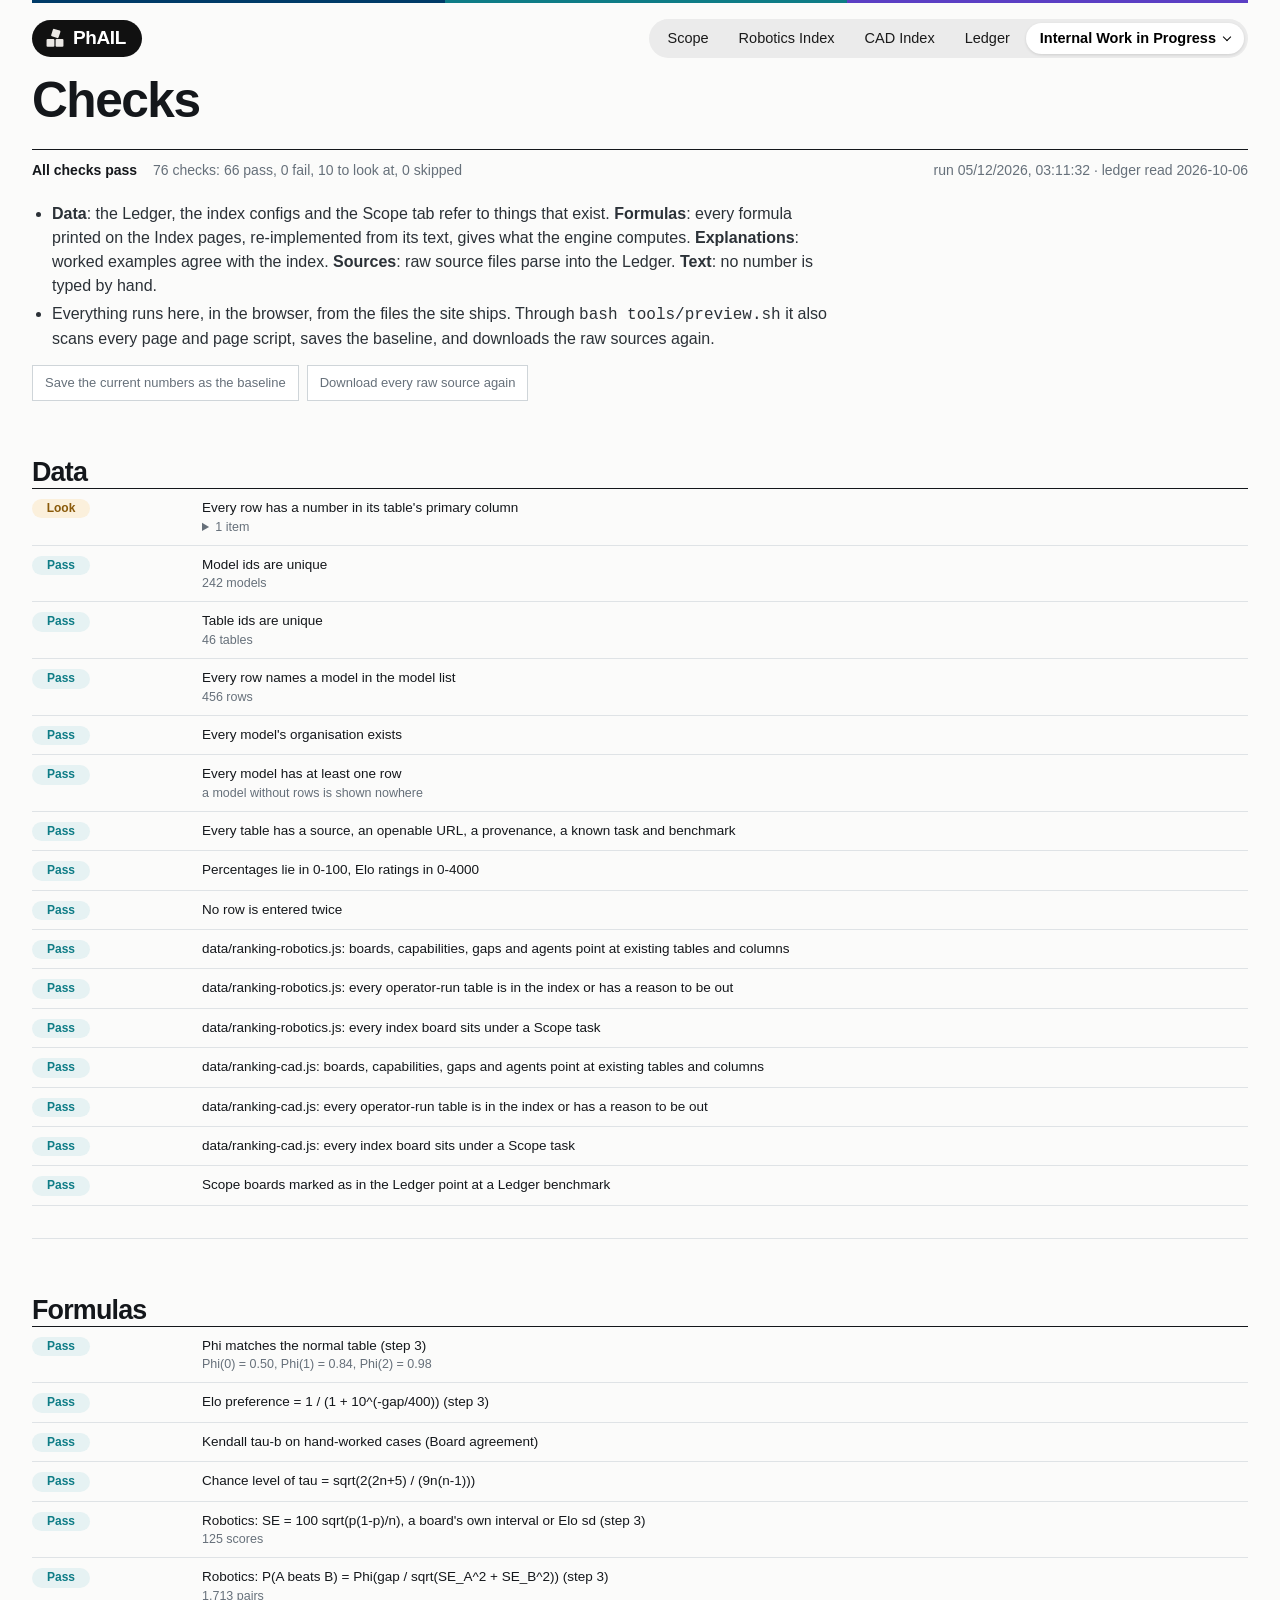
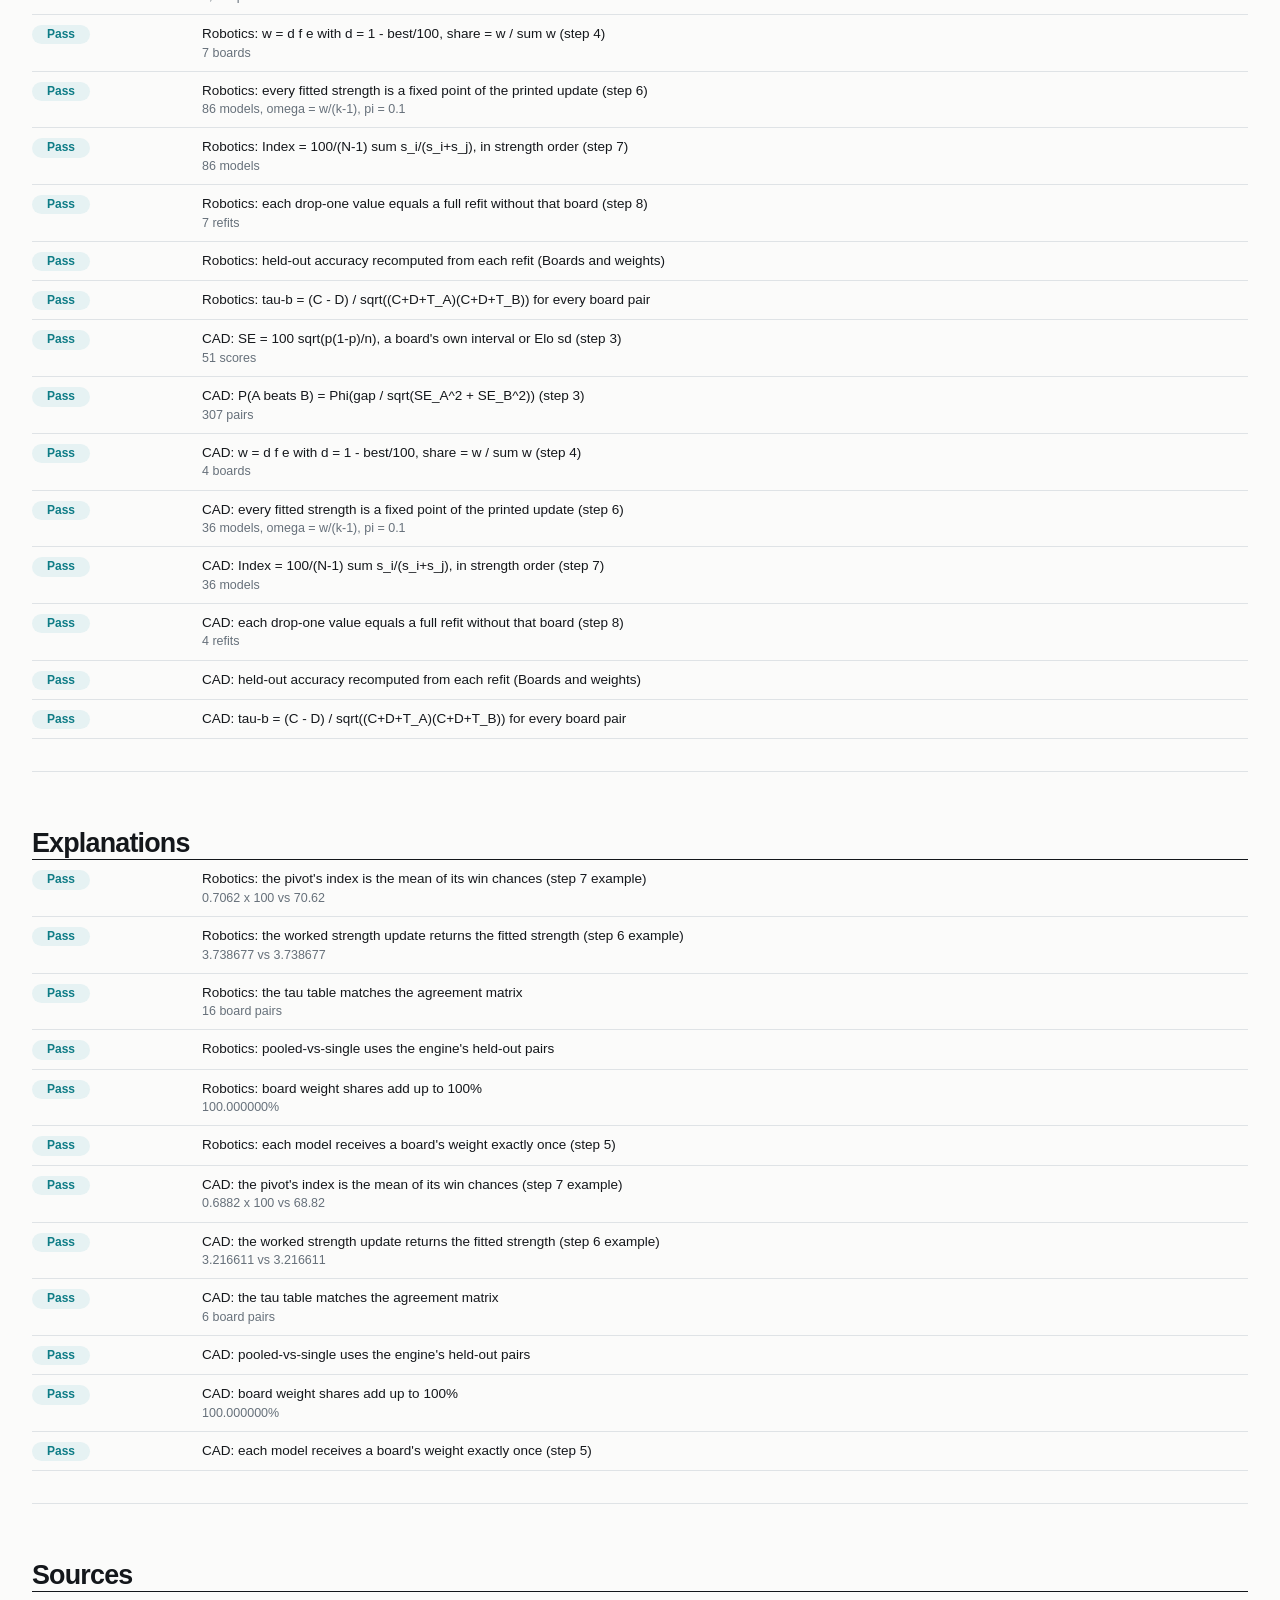
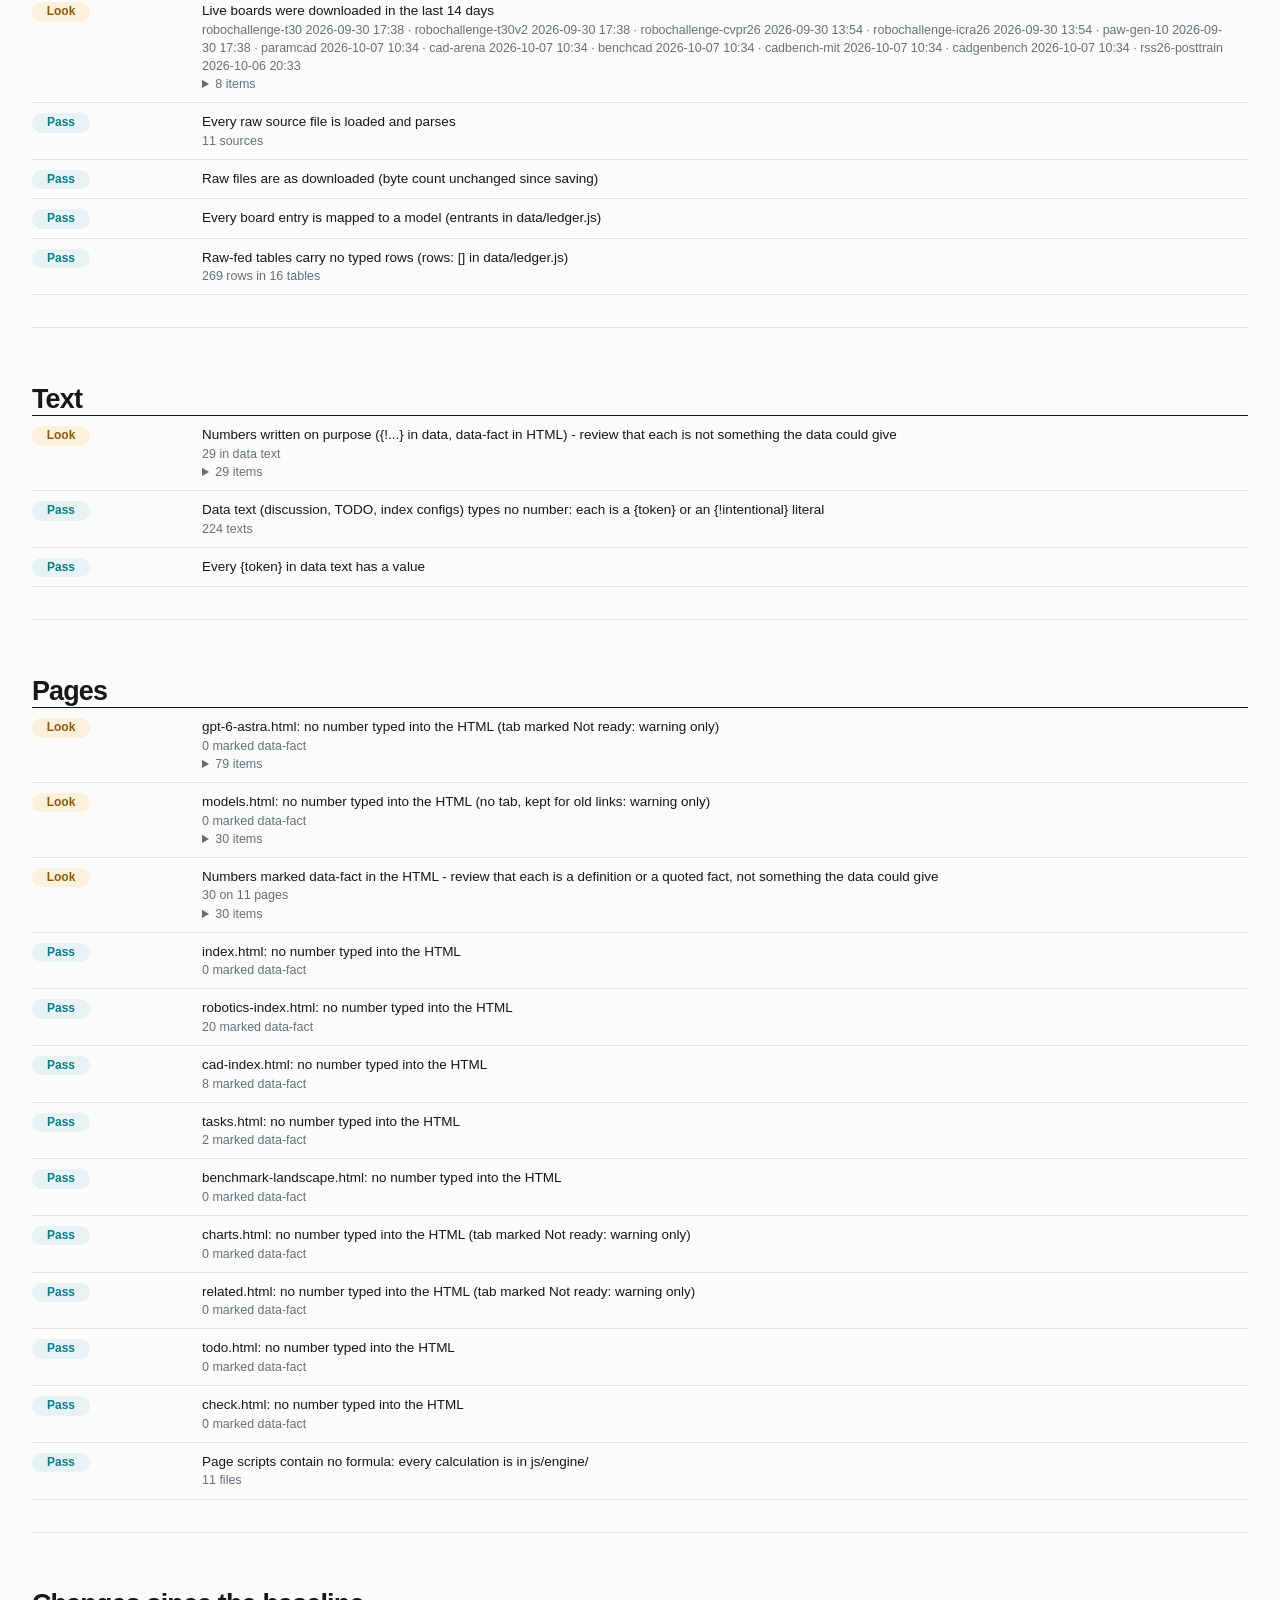
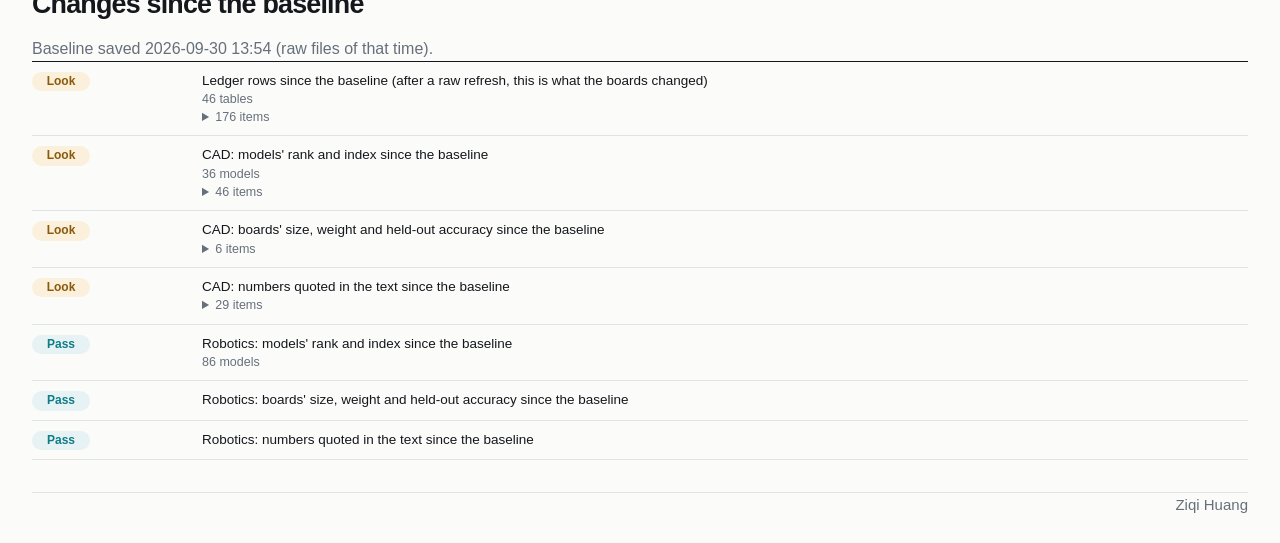
<file: check.html>
<!doctype html>
<html lang="en">
<head>
  <meta charset="UTF-8" />
  <meta name="viewport" content="width=device-width, initial-scale=1" />
  <meta name="robots" content="noindex" />
  <meta name="description" content="Every check on the PhAIL data, formulas, explanations and text, run in the browser." />
  <title>Checks - PhAIL</title>
  <link rel="icon" href="assets/favicon.svg?v=1" type="image/svg+xml" />
  <link rel="stylesheet" href="assets/style.css?v=1" />
</head>
<body>
  <header class="site-header" id="top"></header>

  <main class="check-page">
    <section class="database-intro">
      <h1>Checks</h1>
    </section>
    <div class="database-summary" data-check-summary></div>
    <ul class="slide-points">
      <li><b>Data</b>: the Ledger, the index configs and the Scope tab refer to things that exist. <b>Formulas</b>: every formula printed on the Index pages, re-implemented from its text, gives what the engine computes. <b>Explanations</b>: worked examples agree with the index. <b>Sources</b>: raw source files parse into the Ledger. <b>Text</b>: no number is typed by hand.</li>
      <li>Everything runs here, in the browser, from the files the site ships. Through <code>bash tools/preview.sh</code> it also scans every page and page script, saves the baseline, and downloads the raw sources again.</li>
    </ul>
    <div class="check-actions" data-check-actions></div>
    <div data-check-results></div>
  </main>

  <footer class="site-footer" aria-label="Author"><a class="author-credit" data-personal-link href="https://ziqihuangg.github.io/" target="_blank" rel="noreferrer">Ziqi Huang</a></footer>
  <script src="js/common/selfcheck.js?v=1"></script>
  <script src="js/common/site.js?v=3"></script>
  <script src="js/common/facts.js?v=1"></script>
  <script src="data/ledger.js?v=1"></script>
  <script src="data/raw/sources.js?v=1"></script>
  <script src="data/raw/robochallenge-t30.js?v=1"></script>
  <script src="data/raw/robochallenge-t30v2.js?v=1"></script>
  <script src="data/raw/robochallenge-cvpr26.js?v=1"></script>
  <script src="data/raw/robochallenge-icra26.js?v=1"></script>
  <script src="data/raw/paw-gen-10.js?v=1"></script>
  <script src="data/raw/rss26-posttrain.js?v=1"></script>
  <script src="data/raw/paramcad.js?v=1"></script>
  <script src="data/raw/cad-arena.js?v=1"></script>
  <script src="data/raw/benchcad.js?v=1"></script>
  <script src="data/raw/cadbench-mit.js?v=1"></script>
  <script src="data/raw/cadgenbench.js?v=1"></script>
  <script src="js/engine/raw-sources.js?v=1"></script>
  <script src="data/scope.js?v=1"></script>
  <script src="data/ranking-robotics.js?v=1"></script>
  <script src="data/ranking-cad.js?v=1"></script>
  <script src="data/discussion.js?v=1"></script>
  <script src="data/todo.js?v=1"></script>
  <script src="data/expected.js?v=1"></script>
  <script src="js/engine/ranking-engine.js?v=1"></script>
  <script src="js/engine/ranking-analysis.js?v=1"></script>
  <script src="js/check/checks.js?v=1"></script>
  <script src="js/pages/check.js?v=1"></script>
</body>
</html>
</file>
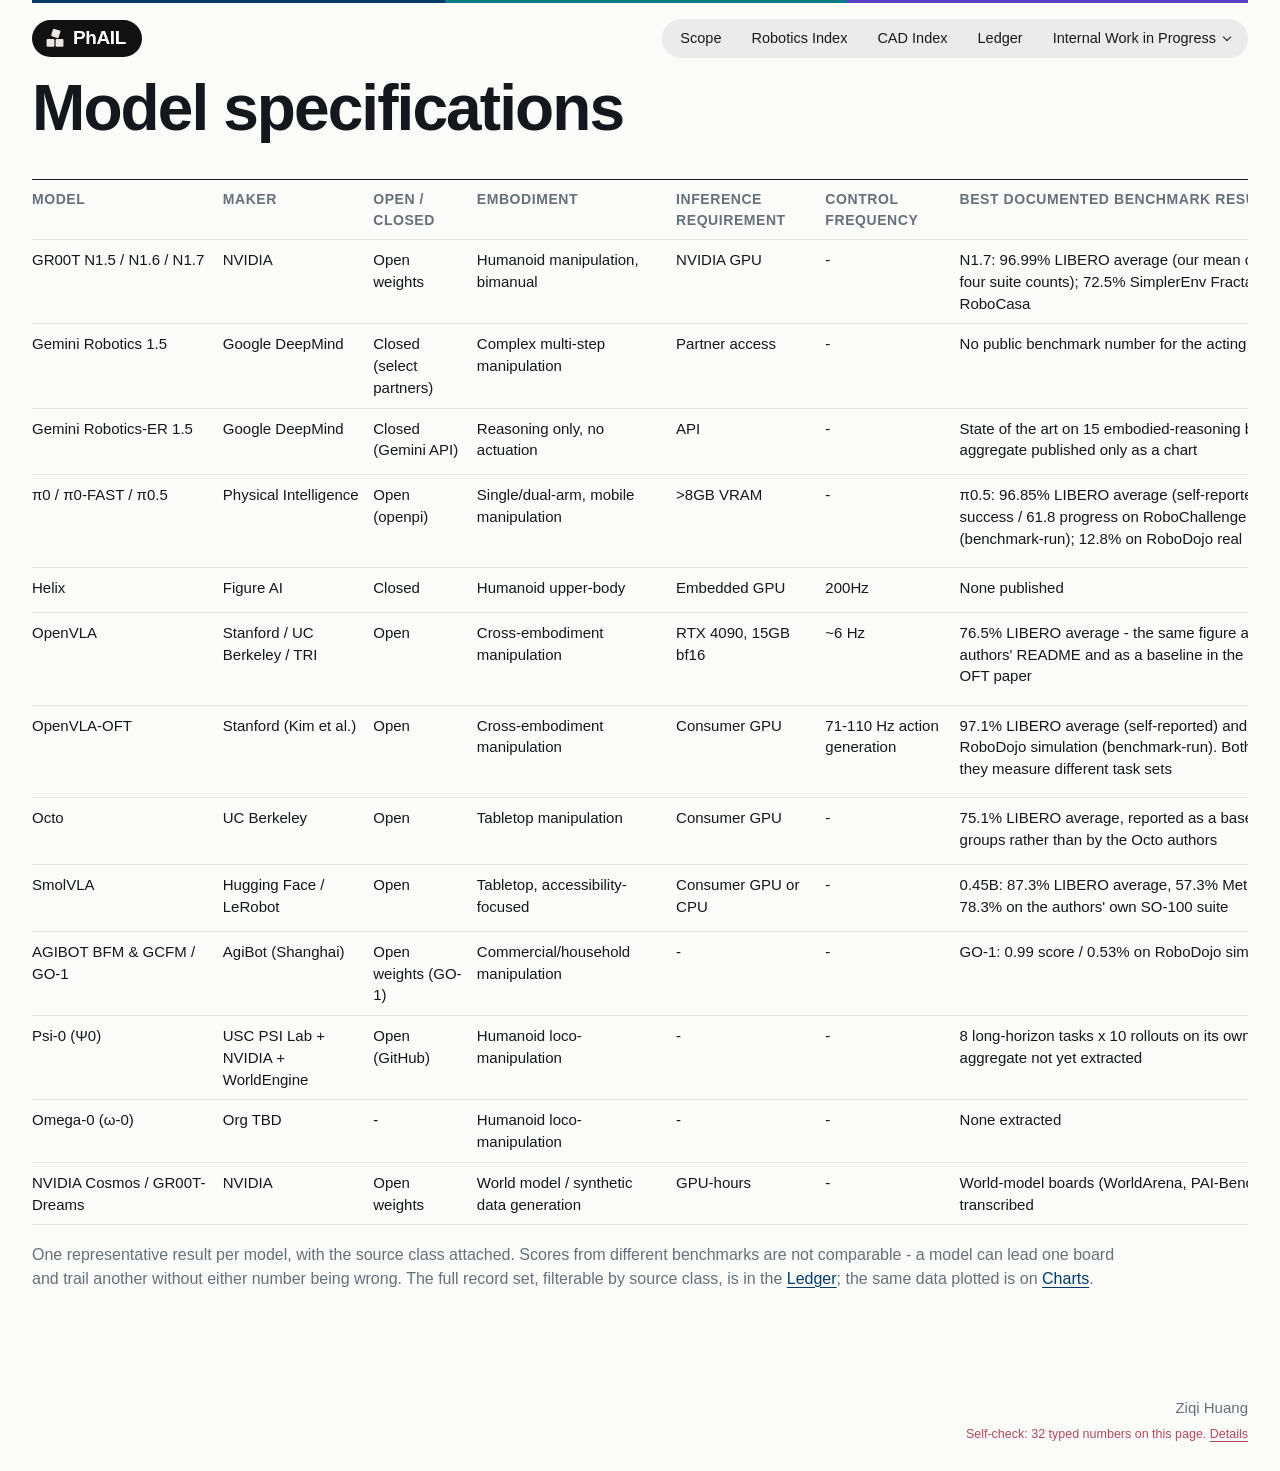
<file: models.html>
<!doctype html>
<html lang="en">
<head>
  <meta charset="UTF-8" />
  <meta name="viewport" content="width=device-width, initial-scale=1" />
  <title>Model specifications - PhAIL</title>
  <link rel="icon" href="assets/favicon.svg?v=1" type="image/svg+xml" />
  <link rel="mask-icon" href="assets/physical-ai-mark.svg" color="#14171b" />
  <link rel="stylesheet" href="assets/style.css?v=1" />
</head>
<body>
  <header class="site-header" id="top"></header>
  <main class="section-page">
    <section class="section dashboard-section" id="models" aria-labelledby="models-title">
      <div class="section-heading"><h1 id="models-title">Model specifications</h1></div>
      <div class="data-table-wrap" tabindex="0" aria-label="Model specifications table">
        <table class="data-table models-table"><thead><tr><th>Model</th><th>Maker</th><th>Open / Closed</th><th>Embodiment</th><th>Inference requirement</th><th>Control frequency</th><th>Best documented benchmark result</th><th>Reported by</th></tr></thead><tbody>
          <tr><td>GR00T N1.5 / N1.6 / N1.7</td><td>NVIDIA</td><td>Open weights</td><td>Humanoid manipulation, bimanual</td><td>NVIDIA GPU</td><td>-</td><td>N1.7: 96.99% LIBERO average (our mean of NVIDIA&#39;s four suite counts); 72.5% SimplerEnv Fractal; 70.8% RoboCasa</td><td><span class="source-tag">Self-reported</span><a href="https://github.com/NVIDIA/Isaac-GR00T/blob/main/examples/LIBERO/README.md" target="_blank" rel="noreferrer">Isaac-GR00T repo</a></td></tr>
          <tr><td>Gemini Robotics 1.5</td><td>Google DeepMind</td><td>Closed (select partners)</td><td>Complex multi-step manipulation</td><td>Partner access</td><td>-</td><td>No public benchmark number for the acting model</td><td><span class="source-tag source-tag--soft">No citable number</span><a href="https://deepmind.google/discover/blog/gemini-robotics-15-brings-ai-agents-into-the-physical-world/" target="_blank" rel="noreferrer">DeepMind blog</a></td></tr>
          <tr><td>Gemini Robotics-ER 1.5</td><td>Google DeepMind</td><td>Closed (Gemini API)</td><td>Reasoning only, no actuation</td><td>API</td><td>-</td><td>State of the art on 15 embodied-reasoning benchmarks; aggregate published only as a chart</td><td><span class="source-tag">Self-reported</span><a href="https://deepmind.google/discover/blog/gemini-robotics-15-brings-ai-agents-into-the-physical-world/" target="_blank" rel="noreferrer">DeepMind blog</a></td></tr>
          <tr><td>&pi;0 / &pi;0-FAST / &pi;0.5</td><td>Physical Intelligence</td><td>Open (openpi)</td><td>Single/dual-arm, mobile manipulation</td><td>&gt;8GB VRAM</td><td>-</td><td>&pi;0.5: 96.85% LIBERO average (self-reported); 42.7% success / 61.8 progress on RoboChallenge Table30 (benchmark-run); 12.8% on RoboDojo real</td><td><span class="source-tag">Self-reported</span> <span class="source-tag">Benchmark-run</span><a href="tasks.html?model=pi05">4 cited sources</a></td></tr>
          <tr><td>Helix</td><td>Figure AI</td><td>Closed</td><td>Humanoid upper-body</td><td>Embedded GPU</td><td>200Hz</td><td>None published</td><td><span class="source-tag source-tag--soft">No citable number</span></td></tr>
          <tr><td>OpenVLA</td><td>Stanford / UC Berkeley / TRI</td><td>Open</td><td>Cross-embodiment manipulation</td><td>RTX 4090, 15GB bf16</td><td>~6 Hz</td><td>76.5% LIBERO average - the same figure appears in the authors&#39; README and as a baseline in the OpenVLA-OFT paper</td><td><span class="source-tag">Self-reported</span> <span class="source-tag">Third-party</span><a href="https://github.com/openvla/openvla" target="_blank" rel="noreferrer">OpenVLA README</a></td></tr>
          <tr><td>OpenVLA-OFT</td><td>Stanford (Kim et al.)</td><td>Open</td><td>Cross-embodiment manipulation</td><td>Consumer GPU</td><td>71-110 Hz action generation</td><td>97.1% LIBERO average (self-reported) and 0.02% on RoboDojo simulation (benchmark-run). Both are cited; they measure different task sets</td><td><span class="source-tag">Self-reported</span> <span class="source-tag">Benchmark-run</span><a href="charts.html#cross-board">See the chart</a></td></tr>
          <tr><td>Octo</td><td>UC Berkeley</td><td>Open</td><td>Tabletop manipulation</td><td>Consumer GPU</td><td>-</td><td>75.1% LIBERO average, reported as a baseline by other groups rather than by the Octo authors</td><td><span class="source-tag">Third-party</span><a href="https://arxiv.org/abs/2502.19645" target="_blank" rel="noreferrer">OpenVLA-OFT paper</a></td></tr>
          <tr><td>SmolVLA</td><td>Hugging Face / LeRobot</td><td>Open</td><td>Tabletop, accessibility-focused</td><td>Consumer GPU or CPU</td><td>-</td><td>0.45B: 87.3% LIBERO average, 57.3% Meta-World, 78.3% on the authors&#39; own SO-100 suite</td><td><span class="source-tag">Self-reported</span><a href="https://arxiv.org/abs/2506.01844" target="_blank" rel="noreferrer">SmolVLA paper</a></td></tr>
          <tr><td>AGIBOT BFM &amp; GCFM / GO-1</td><td>AgiBot (Shanghai)</td><td>Open weights (GO-1)</td><td>Commercial/household manipulation</td><td>-</td><td>-</td><td>GO-1: 0.99 score / 0.53% on RoboDojo simulation</td><td><span class="source-tag">Benchmark-run</span><a href="https://arxiv.org/abs/2607.04434" target="_blank" rel="noreferrer">RoboDojo paper</a></td></tr>
          <tr><td>Psi-0 (&Psi;0)</td><td>USC PSI Lab + NVIDIA + WorldEngine</td><td>Open (GitHub)</td><td>Humanoid loco-manipulation</td><td>-</td><td>-</td><td>8 long-horizon tasks x 10 rollouts on its own suite; aggregate not yet extracted</td><td><span class="source-tag source-tag--soft">No citable number</span><a href="https://github.com/physical-superintelligence-lab/Psi0" target="_blank" rel="noreferrer">Psi-0 repo</a></td></tr>
          <tr><td>Omega-0 (&omega;-0)</td><td>Org TBD</td><td>-</td><td>Humanoid loco-manipulation</td><td>-</td><td>-</td><td>None extracted</td><td><span class="source-tag source-tag--soft">No citable number</span></td></tr>
          <tr><td>NVIDIA Cosmos / GR00T-Dreams</td><td>NVIDIA</td><td>Open weights</td><td>World model / synthetic data generation</td><td>GPU-hours</td><td>-</td><td>World-model boards (WorldArena, PAI-Bench) not yet transcribed</td><td><span class="source-tag source-tag--soft">No citable number</span></td></tr>
        </tbody></table>
      </div>
      <p class="table-footnote">One representative result per model, with the source class attached. Scores from different benchmarks are not comparable - a model can lead one board and trail another without either number being wrong. The full record set, filterable by source class, is in the <a href="tasks.html">Ledger</a>; the same data plotted is on <a href="charts.html">Charts</a>.</p>
    </section>
  </main>
  <footer class="site-footer" aria-label="Author"><a class="author-credit" data-personal-link href="https://ziqihuangg.github.io/" target="_blank" rel="noreferrer">Ziqi Huang</a></footer>
  <script src="js/common/selfcheck.js?v=1"></script>
  <script src="js/common/site.js?v=3"></script>
  <script src="js/common/facts.js?v=1"></script>
</body>
</html>
</file>
<file: assets/style.css>
:root {
  --ink: #14171b;
  --muted: #66707a;
  --line: #dfe3e6;
  --accent: #003b68;
  --paper: #fbfbfa;
  --measure: 1440px;

  /* Two accents, and a rule about where they may go.

     The data palette is already spoken for: navy, amber, green and grey mean
     benchmark-run, self-reported, third-party and pending, and the organisation
     colours mean a lab. Anything new put on a bar would read as a fifth claim
     about where a number came from. So these two belong to the INTERFACE - the
     active tab, the slider, a section rule, a figure worth remembering - with
     one exception: --violet also fills the percentile bars, because a percentile
     is the one quantity on this site that nobody published and we computed, and
     it should not look like anything read off a board.

     --teal   pairs with the navy without competing for the same job
     --violet is the interactive colour: if it moves, it is violet          */
  --violet: #5b3fc4;
  --violet-soft: #efecfb;
  --teal: #0e7c86;
  --teal-soft: #e6f2f3;
}

* { box-sizing: border-box; }
html { scroll-behavior: smooth; }
body {
  margin: 0;
  background: var(--paper);
  color: var(--ink);
  overflow-x: hidden;
  font-family: -apple-system, BlinkMacSystemFont, "Segoe UI", Helvetica, Arial, sans-serif;
  font-size: 16px;
  line-height: 1.45;
  -webkit-font-smoothing: antialiased;
}

a { color: var(--accent); text-decoration: underline; text-decoration-thickness: 1px; text-underline-offset: 3px; }
a:hover { color: var(--ink); }
.site-header, main, .site-footer { width: min(var(--measure), calc(100% - 64px)); margin: 0 auto; }
/* The rule across the top of every page carries all three colours at once -
   the only place on the site where they appear together. */
/* Header, after Artificial Analysis: a black pill for the name, the tabs in
   one grey pill beside it. The strapline and headline live on the Scope page
   only (.site-hero); every other page starts straight under the tab bar. */
.site-header { padding: 16px 0 14px; border-top: 3px solid var(--ink);
  border-image: linear-gradient(90deg, var(--accent) 0 34%, var(--teal) 34% 67%, var(--violet) 67% 100%) 1; }
.header-row { display: flex; flex-wrap: wrap; align-items: center; justify-content: space-between; gap: 10px 16px; }
.site-name { display: inline-flex; flex: none; align-items: center; gap: 8px; padding: 7px 16px 7px 13px; border-radius: 999px; background: #111; color: #fff; font-size: 19px; font-weight: 700; letter-spacing: -0.02em; line-height: 1.2; text-decoration: none; }
.site-name:hover { color: #fff; background: #000; }
.site-mark { width: 20px; height: 20px; flex: 0 0 auto; filter: invert(1); }
.site-header nav { display: flex; flex-wrap: wrap; align-items: center; gap: 2px; padding: 4px; border-radius: 999px; background: #ebebeb; }
.site-header nav a { padding: 6px 14px; border-radius: 999px; color: #1a1a1a; font-size: 14.5px; font-weight: 500; line-height: 1.3; text-decoration: none; white-space: nowrap; }
.site-header nav a:hover { background: #dcdcdc; color: #000; }
.site-header nav a[aria-current="page"] { background: #fff; color: #000; font-weight: 600; box-shadow: 0 1px 3px rgba(0, 0, 0, .12); }
.site-header nav a:focus-visible { outline: 2px solid var(--violet); outline-offset: 1px; }
.site-header nav a.tab-not-ready { color: #5c656d; }
.tab-flag { display: inline-block; margin-left: 5px; padding: 0 5px; border-radius: 999px; background: #d9dcdf; color: #4c555d; font-size: 10px; font-weight: 600; letter-spacing: .02em; line-height: 1.6; vertical-align: 1px; }
.site-header nav a[aria-current="page"] .tab-flag { background: #eceef0; }
/* "Internal Work in Progress": one tab that opens a menu of the internal pages.
   The ::before strip bridges the gap under the button so the pointer can
   travel to the menu without closing it. */
.nav-more { position: relative; }
.nav-more-button { padding: 6px 14px; border: 0; border-radius: 999px; background: none; color: #1a1a1a; font: inherit; font-size: 14.5px; font-weight: 500; line-height: 1.3; white-space: nowrap; cursor: pointer; }
.nav-more-button::after { content: ""; display: inline-block; width: 5px; height: 5px; margin-left: 8px; border-right: 1.5px solid currentColor; border-bottom: 1.5px solid currentColor; transform: rotate(45deg); vertical-align: 3px; }
.nav-more-button:hover, .nav-more.is-open .nav-more-button { background: #dcdcdc; color: #000; }
.nav-more-button:focus-visible { outline: 2px solid var(--violet); outline-offset: 1px; }
.nav-more.is-current .nav-more-button { background: #fff; color: #000; font-weight: 600; box-shadow: 0 1px 3px rgba(0, 0, 0, .12); }
.nav-menu { display: none; position: absolute; top: calc(100% + 8px); right: 0; z-index: 30; min-width: 100%; flex-direction: column; gap: 1px; padding: 4px; border: 1px solid #e3e6e8; border-radius: 12px; background: #fff; box-shadow: 0 10px 28px rgba(20, 23, 27, .16); }
.nav-menu::before { content: ""; position: absolute; left: 0; right: 0; top: -10px; height: 10px; }
.nav-more.is-open .nav-menu { display: flex; }
.site-header .nav-menu a { border-radius: 8px; }
.site-header .nav-menu a:hover { background: #f0f1f2; }
.site-header .nav-menu a[aria-current="page"] { background: #ebebeb; box-shadow: none; }

.site-hero { padding: 22px 0 8px; }
.site-hero-kicker { margin: 0; color: var(--muted); font-size: 13px; }
.site-hero h1 { max-width: none; margin: 6px 0 0; color: var(--ink); font-size: 16px; font-weight: 650; letter-spacing: -0.005em; line-height: 1.4; }
.section { padding: 0 0 58px; }
.section + .section { padding-top: 4px; }
.section-kicker { margin: 0 0 12px; color: var(--muted); font-size: 13px; font-weight: 600; letter-spacing: 0.07em; text-transform: uppercase; }
h1, h2, h3 { margin: 0; letter-spacing: -0.03em; line-height: 1.15; }
h1 { max-width: 600px; font-size: clamp(2rem, 4vw, 3rem); font-weight: 650; }
h2 { font-size: clamp(1.6rem, 3vw, 2.3rem); font-weight: 650; }
h3 { font-size: 1rem; font-weight: 700; }
h3 span { color: var(--muted); font-weight: 400; }
.prose { max-width: 700px; margin-top: 28px; }
.prose p { margin: 0 0 20px; }
.prose p:last-child { margin-bottom: 0; }
.home-section { padding-bottom: 84px; }
.task-list { margin-top: 42px; border-top: 1px solid var(--ink); }
.task-item { display: grid; grid-template-columns: 42px 1fr; gap: 18px; padding: 20px 0 22px; border-bottom: 1px solid var(--line); }
.task-number { color: var(--accent); font-size: 12px; font-weight: 700; padding-top: 2px; }
.task-item p { max-width: 620px; margin: 6px 0 0; color: #343b42; }
.metrics-section { padding-top: 4px; }
.metric-grid { display: grid; grid-template-columns: repeat(2, 1fr); margin-top: 38px; border-top: 1px solid var(--ink); }
.metric-item { min-height: 112px; padding: 19px 24px 18px 0; border-bottom: 1px solid var(--line); }
.metric-item:nth-child(odd) { padding-right: 28px; border-right: 1px solid var(--line); }
.metric-item:nth-child(even) { padding-left: 28px; }
.metric-item strong, .metric-item span { display: block; }
.metric-item strong { font-size: 15px; }
.metric-item span { margin-top: 6px; color: var(--muted); font-size: 14px; }
.metric-note { margin-top: 28px; }
.dashboard-section { width: 100%; }
.home-page .dashboard-section { display: none; }
.home-page { min-height: calc(100vh - 230px); }
.section-page { padding-bottom: 48px; }
.section-page > .dashboard-section { display: block; }
.section-page .section-heading { margin-bottom: 34px; }
.section-page .section-heading h1, .section-page .section-heading h2 { font-size: clamp(2.2rem, 5vw, 4rem); }
.section-heading { display: flex; align-items: baseline; gap: 24px; margin-bottom: 18px; }
.section-heading .section-kicker { flex: 0 0 110px; margin: 0; }
.section-heading h1, .section-heading h2 { flex: 1; }
.task-roadmap { border-top: 1px solid var(--ink); }
.roadmap-group { display: grid; grid-template-columns: minmax(220px, .65fr) minmax(0, 2fr); gap: 32px; padding: 26px 0 30px; border-bottom: 1px solid var(--line); }
.roadmap-label { display: flex; align-items: baseline; gap: 18px; }
.roadmap-label > span { color: var(--accent); font-size: 14px; font-weight: 700; }
.roadmap-label h2 { font-size: clamp(1.5rem, 2.6vw, 2.25rem); }
.roadmap-items { border-top: 1px solid var(--line); }
.roadmap-item { display: grid; grid-template-columns: minmax(190px, 1fr) minmax(250px, 1fr) minmax(220px, 1fr); gap: 20px; padding: 15px 0; border-bottom: 1px solid var(--line); font-size: 15px; line-height: 1.45; }
.roadmap-item:last-child { border-bottom: 0; }
.roadmap-item strong { font-size: 16px; }
.roadmap-item span { color: #343b42; }
.roadmap-item em { color: var(--muted); font-style: normal; font-weight: 400; }
.task-table { border-top: 1px solid var(--ink); }
.task-row { display: grid; grid-template-columns: minmax(220px, 1.05fr) minmax(280px, 1fr) minmax(300px, 1.2fr); gap: 28px; padding: 17px 0; border-bottom: 1px solid var(--line); font-size: 16px; line-height: 1.5; }
.task-row > span, .task-row > strong { min-width: 0; }
.task-row strong { font-size: 16px; }
.task-row span { color: #343b42; }
.task-row-head { padding: 10px 0; color: var(--muted); font-size: 14px; font-weight: 700; letter-spacing: .05em; text-transform: uppercase; }
.task-row-head span { color: var(--muted); }
.task-row em { color: var(--muted); font-style: normal; font-weight: 400; }
.table-footnote { max-width: 1100px; margin: 18px 0 0; color: var(--muted); font-size: 16px; }
.definition-list { margin: 30px 0; padding: 0; list-style: none; counter-reset: definitions; }
.definition-list li { counter-increment: definitions; position: relative; padding: 0 0 22px 42px; }
.definition-list li::before { content: counter(definitions, decimal-leading-zero); position: absolute; left: 0; top: 2px; color: var(--accent); font-size: 12px; font-weight: 700; }
.definition-list strong { display: block; margin-bottom: 3px; }
.landscape-list { margin-top: 38px; }
.landscape-group { padding: 20px 0 24px; border-top: 1px solid var(--line); }
.landscape-group:last-child { border-bottom: 1px solid var(--line); }
.landscape-group p { margin: 7px 0 0; color: #343b42; }
.aside-note { max-width: 640px; margin: 26px 0 0; color: var(--muted); font-size: 14px; }
.table-wrap { overflow-x: auto; margin: 36px 0 32px; border-top: 1px solid var(--ink); border-bottom: 1px solid var(--line); }
.data-table-wrap { overflow-x: auto; border-top: 1px solid var(--ink); border-bottom: 1px solid var(--line); }
table { width: 100%; min-width: 920px; border-collapse: collapse; font-size: 15px; line-height: 1.45; }
.data-table { min-width: 1120px; }
.metrics-table { min-width: 860px; font-size: 13px; }
.models-table { min-width: 1480px; }
.models-table .source-tag { margin: 0 4px 4px 0; }
.models-table td:last-child { font-size: 13px; }
.models-table td:last-child a { display: block; margin-top: 3px; }
th, td { padding: 9px 12px 9px 0; text-align: left; vertical-align: top; border-bottom: 1px solid var(--line); }
th { color: var(--muted); font-size: 14px; letter-spacing: 0.04em; text-transform: uppercase; }
tr:last-child td { border-bottom: 0; }
td:first-child { min-width: 170px; font-weight: 500; }
.scoring-note { max-width: 700px; }
.notes-list { list-style: none; margin: 34px 0 0; padding: 0; border-top: 1px solid var(--line); }
.notes-list li { display: grid; grid-template-columns: 120px 1fr; gap: 24px; padding: 18px 0; border-bottom: 1px solid var(--line); }
.notes-list time { color: var(--accent); font-size: 13px; font-weight: 700; }
.site-footer { width: min(var(--measure), calc(100% - 64px)); margin: 0 auto; padding: 0 0 28px; text-align: right; }
.author-credit { color: var(--muted); font-size: 15px; text-decoration: none; }
.author-credit:hover { color: var(--accent); text-decoration: underline; }
.task-database-page { padding-bottom: 56px; }
.database-intro { display: grid; grid-template-columns: 170px minmax(0, 1fr); column-gap: 28px; align-items: baseline; padding-bottom: 20px; border-bottom: 1px solid var(--ink); }
.database-intro .section-kicker { grid-row: span 2; margin: 0; }
.database-intro h1 { max-width: none; font-size: clamp(2rem, 4vw, 3.1rem); }
.database-intro p:last-child { grid-column: 2; margin: 8px 0 0; color: var(--muted); font-size: 15px; }
.filter-panel { display: grid; grid-template-columns: repeat(auto-fit, minmax(146px, 1fr)); align-items: end; gap: 9px 10px; padding: 14px 0; border-bottom: 1px solid var(--line); }
.filter-panel label { display: grid; gap: 5px; color: var(--muted); font-size: 13px; font-weight: 600; }
.filter-panel select, .filter-panel input { width: 100%; min-height: 36px; padding: 6px 8px; border: 1px solid #cfd5d9; border-radius: 0; background: #fff; color: var(--ink); font: inherit; font-size: 14px; }
.database-summary { display: flex; flex-wrap: wrap; align-items: baseline; gap: 6px 16px; padding: 10px 0; color: var(--muted); font-size: 14px; }
.database-summary-note { margin-left: auto; }
.database-summary strong { color: var(--ink); }
.recommendation { display: flex; flex-wrap: wrap; align-items: baseline; gap: 12px 18px; padding: 10px 12px; margin-bottom: 12px; border-left: 3px solid var(--accent); background: #f1f3f3; font-size: 14px; }
.recommendation strong { font-size: 14px; }
.recommendation span { color: #343b42; }
.recommendation a { margin-left: auto; font-size: 13px; }
.task-database-table .data-table { min-width: 1180px; }
.task-database-table td { padding-top: 9px; padding-bottom: 9px; }
.task-database-table td small { display: block; margin-top: 3px; color: var(--muted); font-size: 13px; font-weight: 400; }
.task-database-table strong { font-weight: 600; }
.task-database-table .rank-cell { min-width: 54px; color: var(--accent); font-weight: 700; }

.source-tag { display: inline-block; padding: 2px 8px; margin: 0 0 14px; border: 1px solid var(--ink); color: var(--ink); font-size: 11px; font-weight: 700; letter-spacing: .06em; text-transform: uppercase; }
.source-tag--soft { border-style: dashed; border-color: var(--muted); color: var(--muted); font-weight: 600; }
.legend-list { display: flex; flex-wrap: wrap; gap: 9px 14px; margin: 22px 0 0; padding: 0; list-style: none; font-size: 13px; }
.legend-list li { display: flex; align-items: center; gap: 8px; color: var(--muted); }
.callout-note { padding: 12px 16px; margin: 22px 0 0; border-left: 3px solid var(--accent); background: #f1f3f3; font-size: 14px; line-height: 1.55; }
.callout-note strong { color: var(--ink); }
.callout-note p { margin: 0; }
.callout-note p + p { margin-top: 10px; }
.astra-section { border-top: 1px solid var(--line); padding-top: 46px; }
.astra-section:first-child { border-top: 0; padding-top: 0; }
.row-highlight td { background: #eef2f4; }
.row-highlight td:first-child, .row-highlight strong { font-weight: 700; }
.table-omitted td { color: var(--muted); font-style: italic; border-bottom: 1px solid var(--line); }
.source-list { list-style: none; margin: 30px 0 0; padding: 0; border-top: 1px solid var(--line); }
.source-list li { padding: 16px 0; border-bottom: 1px solid var(--line); }
.source-list p { margin: 6px 0 0; color: #343b42; font-size: 14px; }
.source-list a.source-link { font-size: 14px; }
.table-note { color: var(--muted); font-size: 13px; font-weight: 400; }
.video-grid { display: grid; grid-template-columns: repeat(auto-fit, minmax(260px, 1fr)); gap: 20px; margin: 26px 0 0; }
.video-grid figure { margin: 0; }
.video-grid video { width: 100%; display: block; background: #000; border: 1px solid var(--line); }
.video-grid figcaption { margin-top: 8px; color: var(--muted); font-size: 13px; line-height: 1.4; }

@media (max-width: 620px) {
  .site-header, main, .site-footer { width: min(var(--measure), calc(100% - 36px)); }
  .header-row { flex-direction: column; align-items: flex-start; gap: 10px; }
  .site-header nav { border-radius: 16px; }
  .site-header nav a, .nav-more-button { padding: 5px 11px; font-size: 14px; }
  .nav-menu { right: auto; left: 0; }
  .section-heading { display: block; }
  .section-heading .section-kicker { margin-bottom: 16px; }
  .task-row { grid-template-columns: 1fr; gap: 5px; padding: 16px 0; }
  .task-row-head { display: none; }
  .roadmap-group { display: block; padding: 23px 0 25px; }
  .roadmap-label { margin-bottom: 18px; }
  .roadmap-item { grid-template-columns: 1fr; gap: 5px; padding: 15px 0; }
  .section { padding-bottom: 76px; }
  .astra-section { padding-top: 40px; }
  .metric-grid { display: block; }
  .metric-item, .metric-item:nth-child(odd), .metric-item:nth-child(even) { min-height: 0; padding: 17px 0; border-right: 0; }
  .notes-list li { grid-template-columns: 1fr; gap: 4px; }
  .definition-list li { padding-left: 36px; }
}

/* ==========================================================================
   Provenance labelling - who produced each number
   ========================================================================== */
.provenance-key { padding: 14px 0 12px; border-bottom: 1px solid var(--line); }
.provenance-title { margin: 0 0 9px; font-size: 13px; font-weight: 600; letter-spacing: .07em; text-transform: uppercase; color: var(--muted); }
.provenance-legend { display: grid; grid-template-columns: repeat(auto-fit, minmax(260px, 1fr)); gap: 5px 22px; margin: 0; padding: 0; list-style: none; font-size: 13.5px; line-height: 1.4; color: #343b42; }
.provenance-legend li { display: flex; gap: 9px; align-items: flex-start; }
.provenance-copy { min-width: 0; }
.provenance-legend strong { font-weight: 600; }
.provenance-swatch { flex: 0 0 auto; width: 11px; height: 11px; margin-top: 5px; border-radius: 1px; }
.provenance-stamp { margin: 10px 0 0; color: var(--muted); font-size: 13px; }
.provenance-tag { display: inline-block; padding: 1px 7px; border: 1px solid var(--tag, var(--ink)); color: var(--tag, var(--ink)); font-size: 11px; font-weight: 600; letter-spacing: .05em; text-transform: uppercase; white-space: nowrap; }

.filter-panel label { min-width: 0; }
.filter-reset { align-self: end; min-height: 36px; padding: 6px 12px; border: 1px solid #cfd5d9; background: #fff; color: var(--muted); font: inherit; font-size: 13px; cursor: pointer; }
.filter-reset:hover { color: var(--accent); border-color: var(--accent); }

.task-database-table .data-table { min-width: 1180px; table-layout: fixed; }
.task-database-table th, .task-database-table td { overflow-wrap: anywhere; padding-right: 14px; }
.task-database-table col.col-rank { width: 46px; }
.task-database-table col.col-model { width: 15%; }
.task-database-table col.col-task { width: 9.5%; }
.task-database-table col.col-benchmark { width: 12%; }
.task-database-table col.col-track { width: 48px; }
.task-database-table col.col-result { width: 21%; }
.task-database-table col.col-source-type { width: 11%; }
.task-database-table col.col-source { width: auto; }
.task-database-table td { padding-top: 8px; padding-bottom: 8px; }
.task-database-table td small { line-height: 1.35; }
.task-database-table .record-note { color: #343b42; }
.row-reference td { background: #f4f6f7; }
.row-reference .rank-cell { color: var(--muted); }

/* ==========================================================================
   Charts
   ========================================================================== */
.chart-surface { margin: 14px 0 0; }
.chart-surface svg { display: block; max-width: 100%; }
.phail-chart text { font-family: inherit; }
.chart-tick { font-size: 11px; fill: #66707a; }
.chart-tick--head { font-size: 11px; fill: #14171b; font-weight: 600; letter-spacing: .02em; }
.chart-label { font-size: 12.5px; fill: #14171b; }
.chart-label--ref { fill: #66707a; font-style: italic; }
.chart-value { font-size: 12px; fill: #343b42; font-variant-numeric: tabular-nums; }
.chart-point-label { font-size: 11.5px; fill: #343b42; }
.chart-annotation { font-size: 11px; fill: #66707a; }
.chart-axis { font-size: 11.5px; fill: #66707a; }
.chart-caption { max-width: 900px; margin: 10px 0 0; color: var(--muted); font-size: 13.5px; line-height: 1.5; }
.chart-caption-aside { display: block; margin-top: 3px; }
.chart-missing { margin: 0; padding: 18px 0; color: var(--muted); font-size: 14px; font-style: italic; }
.chart-panel + .chart-panel { margin-top: 26px; padding-top: 22px; border-top: 1px solid var(--line); }
.chart-panel-title { margin: 0 0 4px; font-size: 13px; font-weight: 600; color: #343b42; }

.ledger-chart { padding: 18px 0 14px; border-bottom: 1px solid var(--line); }
.ledger-chart-title { margin: 0; font-size: 15px; font-weight: 600; letter-spacing: -0.01em; }

.charts-page { padding-bottom: 56px; }
.chart-index { display: flex; flex-wrap: wrap; gap: 6px 18px; padding: 12px 0; border-bottom: 1px solid var(--line); font-size: 13.5px; }
.chart-block { padding: 30px 0 32px; border-bottom: 1px solid var(--line); }
.chart-block h2 { font-size: clamp(1.25rem, 2.1vw, 1.7rem); }
.chart-standfirst { max-width: 820px; margin: 8px 0 0; color: #343b42; font-size: 14.5px; line-height: 1.5; }
.gap-list { margin: 14px 0 0; padding: 0; list-style: none; border-top: 1px solid var(--line); }
.gap-list li { display: grid; grid-template-columns: minmax(150px, .5fr) minmax(0, 2fr) minmax(170px, .8fr); gap: 18px; padding: 13px 0; border-bottom: 1px solid var(--line); font-size: 14px; }
.gap-list span { color: #343b42; }
.gap-list a { font-size: 13px; }

@media (max-width: 720px) {
  .gap-list li { grid-template-columns: 1fr; gap: 4px; }
  .database-summary-note { margin-left: 0; }
  .chart-block { padding: 24px 0 26px; }
  .database-intro { display: block; }
  .database-intro .section-kicker { margin-bottom: 10px; }
  .database-intro p:last-child { margin-top: 10px; }
  .provenance-legend { grid-template-columns: 1fr; }
  .chart-index { gap: 4px 14px; }
}

/* ==========================================================================
   Column charts: organisation badges, hover panel, colour legend
   ========================================================================== */
.chart-surface { overflow-x: auto; overflow-y: visible; }
.chart-inner { position: relative; }
.chart-column-value { font-size: 11.5px; fill: #14171b; font-weight: 600; font-variant-numeric: tabular-nums; }
.chart-column-name { font-size: 11.5px; fill: #343b42; }
.chart-badge-text { font-family: inherit; letter-spacing: -0.01em; }
.chart-column-band { transition: fill-opacity .12s ease; }

.chart-tooltip {
  position: absolute;
  z-index: 5;
  width: 268px;
  padding: 9px 12px 10px;
  border: 1px solid var(--line);
  border-left: 3px solid var(--ink);
  background: #fff;
  box-shadow: 0 6px 20px rgba(20, 23, 27, .12);
  font-size: 13px;
  line-height: 1.4;
  pointer-events: none;
}
.chart-tooltip[hidden] { display: none; }
.chart-tooltip-head { display: flex; align-items: baseline; gap: 7px; }
.chart-tooltip-head strong { font-size: 13.5px; font-weight: 600; }
.chart-tooltip-swatch { flex: 0 0 auto; width: 9px; height: 9px; border-radius: 1px; }
.chart-tooltip-value { margin: 3px 0 7px; font-size: 19px; font-weight: 650; letter-spacing: -0.02em; font-variant-numeric: tabular-nums; }
.chart-tooltip-value span { margin-left: 6px; color: var(--muted); font-size: 12px; font-weight: 400; letter-spacing: 0; }
.chart-tooltip-list { margin: 0; padding: 0; border-top: 1px solid var(--line); }
.chart-tooltip-row { display: grid; grid-template-columns: 76px 1fr; gap: 10px; padding: 3px 0; border-bottom: 1px solid #f2f4f5; }
.chart-tooltip-row:last-child { border-bottom: 0; }
.chart-tooltip dt { color: var(--muted); font-size: 11.5px; }
.chart-tooltip dd { margin: 0; font-size: 12.5px; line-height: 1.32; color: #24292e;
  display: -webkit-box; -webkit-line-clamp: 2; -webkit-box-orient: vertical; overflow: hidden; }
.chart-tooltip-foot { margin: 7px 0 0; color: var(--muted); font-size: 11.5px; }

.chart-legend { display: flex; flex-wrap: wrap; gap: 5px 16px; margin: 12px 0 0; padding: 0; list-style: none; font-size: 12.5px; color: #343b42; }
.chart-legend li { display: flex; align-items: center; gap: 7px; }
.chart-legend-swatch { width: 10px; height: 10px; border-radius: 1px; }
.chart-legend-count { color: var(--muted); font-size: 11.5px; }
.chart-legend-note { color: var(--muted); font-size: 11.5px; }

.chart-scroll-hint { margin: 6px 0 0; color: var(--muted); font-size: 12px; }

/* Organisation logos in the hover panel and the colour legend */
.chart-tooltip-logo { flex: 0 0 auto; width: 16px; height: 16px; object-fit: contain; align-self: center; }
.chart-legend-logo { flex: 0 0 auto; width: 14px; height: 14px; object-fit: contain; }

/* =============================================================================
   GPT-6-Astra spotlight page
   -----------------------------------------------------------------------------
   The page reads as one long argument, so headings inside a section need to be
   quieter than the section head, and the blocks that carry the argument (the
   stat strip, the disagreements) need to sit apart from the ordinary prose.
   ========================================================================== */

.astra-page h3 { margin: 34px 0 0; font-size: 1.05rem; font-weight: 600; letter-spacing: -0.01em; }
.astra-page .data-table-wrap { margin-top: 16px; }
.astra-page .chart-index { margin-top: 30px; }
.astra-intro .provenance-key { margin-top: 26px; padding-top: 18px; border-top: 1px solid var(--line); border-bottom: 0; }

/* The four numbers worth remembering after closing the tab. */
.stat-strip { display: grid; grid-template-columns: repeat(auto-fit, minmax(190px, 1fr)); gap: 1px; margin: 28px 0 0; background: var(--line); border: 1px solid var(--line); }
.stat { display: flex; flex-direction: column; gap: 6px; padding: 16px 18px; background: var(--paper, #fbfbfa); }
.stat-value { font-size: clamp(1.4rem, 3vw, 1.9rem); font-weight: 700; letter-spacing: -0.02em; line-height: 1; }
.stat-label { color: var(--muted); font-size: 12.5px; line-height: 1.45; }

/* Reference rows in a table: present for context, not part of the comparison. */
.row-reference td { color: var(--muted); font-style: italic; }
.row-reference td strong { font-weight: 400; }

/* Videos: a poster frame is all that loads until someone presses play. The
   clips come from five different servers at five different aspect ratios, so
   normalise the box and letterbox inside it rather than letting one wide hero
   shot set the row height for three portrait ones. */
.astra-page .video-grid { margin-top: 22px; }
.astra-page .video-grid video { aspect-ratio: 4 / 3; height: auto; object-fit: contain; }
.video-grid figcaption a { display: inline-block; margin-left: 4px; white-space: nowrap; }

/* The closing section - one block per open question. */
.disagreement-list { margin-top: 26px; }
.disagreement { padding: 26px 0; border-top: 1px solid var(--line); }
.disagreement:last-child { border-bottom: 1px solid var(--line); }
.disagreement-index { margin: 0; color: var(--muted); font-size: 12px; font-weight: 600; letter-spacing: .08em; }
.disagreement h3 { margin: 6px 0 0; font-size: 1.15rem; font-weight: 600; }
.disagreement-verdict { margin: 8px 0 0; color: #343b42; font-size: 14.5px; font-style: italic; }
.claim-list { margin: 18px 0 0; padding: 0; list-style: none; display: grid; gap: 14px; }
.claim-list li { display: grid; grid-template-columns: 148px 1fr; gap: 14px; align-items: start; }
.claim-who { display: inline-block; padding: 2px 8px; border: 1px solid; font-size: 11px; font-weight: 700; letter-spacing: .05em; text-transform: uppercase; justify-self: start; }
.claim-list p { margin: 0; color: #343b42; font-size: 14px; line-height: 1.55; }
.disagreement-reading { max-width: 820px; margin: 20px 0 0; padding: 14px 16px; background: #f1f3f3; border-left: 3px solid var(--accent); font-size: 14px; line-height: 1.6; }
.disagreement-reading strong { color: var(--ink); }

.astra-gap-list { margin: 22px 0 0; padding: 0; list-style: none; border-top: 1px solid var(--line); }
.astra-gap-list li { padding: 13px 0; border-bottom: 1px solid var(--line); color: #343b42; font-size: 14.5px; line-height: 1.5; }

.source-list--cards li { padding: 20px 0; }
.source-list--cards .source-meta { margin: 5px 0 0; color: var(--muted); font-size: 13px; line-height: 1.5; }
.source-list--cards .source-meta strong { color: #343b42; font-weight: 600; }

@media (max-width: 620px) {
  .astra-page h3 { margin-top: 28px; }
  .stat-strip { grid-template-columns: 1fr; }
  .claim-list li { grid-template-columns: 1fr; gap: 6px; }
  .disagreement-reading { padding: 12px 13px; }
}

/* =============================================================================
   The sim / real switch, the faceted filters, and the size range
   -----------------------------------------------------------------------------
   The switch is not a filter and does not sit in the filter panel: it picks
   which of two incomparable populations the page is about, so it goes above
   them, styled as a pair of tabs rather than a dropdown.
   ========================================================================== */

.track-switch { display: inline-flex; gap: 4px; margin: 18px 0 0; padding: 4px; border: 1px solid var(--line); border-radius: 999px; background: #fff; }
.track-switch button {
  min-height: 34px; padding: 6px 20px; border: 0; border-radius: 999px;
  background: transparent; color: var(--muted);
  font: inherit; font-size: 14px; font-weight: 600; letter-spacing: -0.01em; cursor: pointer;
  transition: background-color .13s ease, color .13s ease;
}
.track-switch button:hover { color: var(--violet); }
.track-switch button[aria-selected="true"] { background: var(--violet); color: #fff; }
.track-switch button[aria-selected="true"]:hover { color: #fff; }
.track-switch-note { max-width: 780px; margin: 10px 0 4px; color: var(--muted); font-size: 13.5px; line-height: 1.5; }

.filter-panel select:focus-visible, .filter-panel input:focus-visible, .filter-reset:focus-visible, .track-switch button:focus-visible {
  outline: 2px solid var(--violet); outline-offset: 1px;
}
.filter-panel select:disabled { color: var(--muted); background: #f5f6f7; }

/* Model size. Two range inputs stacked on one rail: the track and the fill are
   drawn by the container, and only the thumbs take pointer events, so either
   handle can be grabbed anywhere along the bar. */
.size-filter { grid-column: span 2; align-content: start; }
.size-head { display: flex; align-items: baseline; gap: 8px; }
.size-readout { color: var(--ink); font-weight: 600; font-variant-numeric: tabular-nums; }
.size-range { position: relative; display: block; height: 36px; margin-top: 2px; }
.size-range-rail { position: absolute; left: 8px; right: 8px; top: 16px; height: 4px; border-radius: 2px; background: var(--line); }
.size-range-fill { position: absolute; top: 0; bottom: 0; border-radius: 2px; background: var(--violet); }
.filter-panel .size-range input[type="range"] {
  position: absolute; left: 0; top: 6px; width: 100%; height: 24px; min-height: 0; margin: 0; padding: 0;
  -webkit-appearance: none; appearance: none; border: 0; background: transparent; pointer-events: none;
}
.size-range input[type="range"]::-webkit-slider-runnable-track { background: transparent; border: 0; }
.size-range input[type="range"]::-moz-range-track { background: transparent; border: 0; }
.size-range input[type="range"]::-webkit-slider-thumb {
  -webkit-appearance: none; pointer-events: auto; cursor: grab;
  width: 16px; height: 16px; border-radius: 50%; border: 2px solid var(--violet); background: #fff;
  box-shadow: 0 1px 3px rgba(20, 23, 27, .2);
}
.size-range input[type="range"]::-moz-range-thumb {
  pointer-events: auto; cursor: grab;
  width: 12px; height: 12px; border-radius: 50%; border: 2px solid var(--violet); background: #fff;
}

/* Sections are separated by their borders alone: no coloured rule above a
   heading (removed 2026-09-28 at Ziqi's request). */
.section-secondary { margin-top: 12px; padding-top: 34px; border-top: 1px solid var(--line); }
.section-secondary .section-heading h1, .section-secondary .section-heading h2 { font-size: clamp(1.5rem, 3vw, 2.2rem); }

/* Without its kicker column the ledger intro is just a heading and a line. */
.database-intro { display: block; }
.database-intro p:last-child { grid-column: auto; max-width: 780px; }
.section-heading { display: block; }

/* =============================================================================
   Colour, sparingly, on the things worth finding again
   ========================================================================== */

.recommendation { border-left-color: var(--teal); background: var(--teal-soft); }
.task-database-table .rank-cell { color: var(--teal); }
.chart-index a:hover { color: var(--violet); }
.ledger-chart-title { color: var(--ink); }
.ledger-chart-title::before { content: ""; display: inline-block; width: 8px; height: 8px; margin-right: 8px; border-radius: 50%; background: var(--violet); vertical-align: middle; }
.stat-value { color: var(--teal); }
.disagreement-index { color: var(--violet); }
.disagreement-reading { border-left-color: var(--violet); background: var(--violet-soft); }
.callout-note { border-left-color: var(--teal); background: var(--teal-soft); }
.definition-list li::before, .task-number, .notes-list time { color: var(--violet); }
.filter-reset:hover { color: var(--violet); border-color: var(--violet); }

@media (max-width: 620px) {
  .track-switch { display: flex; width: 100%; }
  .track-switch button { flex: 1; padding: 6px 8px; }
  .size-filter { grid-column: span 1; }
}

/* =============================================================================
   Scope tab: the tree, the counts, the directory, the About material
   -----------------------------------------------------------------------------
   The tree borrows Artificial Analysis's card language - white cards, 8px
   corners, hairline borders, a line icon on a tinted tile - and keeps this
   site's colours: navy for the execution layer, teal for the design layer,
   grey and dashed for the boundary that is listed but not ranked.
   ========================================================================== */

.page-lede { max-width: 820px; margin: 8px 0 18px; color: #343b42; font-size: 14.5px; line-height: 1.5; }
.scope-page, .ranking-page { padding-bottom: 56px; }
.scope-page .database-intro p, .ranking-page .database-intro p { max-width: 980px; font-size: 14.5px; line-height: 1.5; color: #343b42; }

.scope-stats { display: flex; flex-wrap: wrap; align-items: baseline; gap: 4px 26px; margin: 8px 0 12px; color: #343b42; font-size: 14.5px; }
.scope-stats b { margin-right: 4px; color: var(--ink); font-size: 20px; font-weight: 650; font-variant-numeric: tabular-nums; }

.scope-tree { --st-gap: 24px; --st-line: #c9d0d5; overflow-x: auto; padding: 4px 0 8px; }
.st-tree { min-width: 1040px; }
.st-branch { display: flex; align-items: center; }
.st-node { position: relative; flex: none; display: flex; align-items: center; gap: 8px; padding: 7px 9px; border: 1px solid #e3e6e8; border-radius: 8px; background: #fff; font-size: 13px; line-height: 1.3; }
.st-branch > .st-node:not(:only-child)::after { content: ""; position: absolute; left: 100%; top: 50%; width: calc(var(--st-gap) / 2); border-top: 1px solid var(--st-line); }
.st-kids { position: relative; display: flex; flex-direction: column; gap: 6px; flex: 1 1 auto; min-width: 0; margin-left: var(--st-gap); }
.st-kids > .st-branch { position: relative; }
.st-kids > .st-branch::before { content: ""; position: absolute; left: calc(var(--st-gap) / -2); top: 50%; width: calc(var(--st-gap) / 2); border-top: 1px solid var(--st-line); }
.st-kids > .st-branch::after { content: ""; position: absolute; left: calc(var(--st-gap) / -2); top: -3px; bottom: -3px; border-left: 1px solid var(--st-line); }
.st-kids > .st-branch:first-child::after { top: 50%; }
.st-kids > .st-branch:last-child::after { bottom: 50%; }
.st-kids > .st-branch:only-child::after { display: none; }

.st-icon { flex: none; display: inline-flex; align-items: center; justify-content: center; width: 26px; height: 26px; border-radius: 6px; background: #f1f3f4; color: #343b42; }
.st-text { display: flex; flex-direction: column; min-width: 0; flex: 1; }
.st-name { font-weight: 550; }
.st-gloss { margin-top: 2px; color: var(--muted); font-size: 11.5px; line-height: 1.3; }
.st-kind { margin-top: 1px; color: var(--muted); font-size: 10.5px; letter-spacing: .03em; }
.st-count { flex: none; min-width: 20px; padding: 0 5px; border-radius: 999px; background: #f1f3f4; color: var(--muted); font-size: 11px; text-align: center; font-variant-numeric: tabular-nums; }

.st-node--root { width: 136px; border-color: var(--ink); }
.st-root-mark { width: 22px; height: 22px; flex: none; }
.st-node--root .st-name { font-weight: 650; }
.st-node--layer { width: 206px; align-items: flex-start; }
.st-node--layer .st-icon { width: 30px; height: 30px; }
.st-node--layer .st-name { font-size: 14px; font-weight: 650; }
.st-layer-execution { border-color: #b7c7d8; }
.st-layer-execution .st-icon { background: #e6edf4; color: var(--accent); }
.st-layer-design { border-color: #a9cfd3; }
.st-layer-design .st-icon { background: var(--teal-soft); color: var(--teal); }
.st-node--domain { width: 184px; }
.st-node--task { width: 212px; }
.st-node--task .st-icon { width: 22px; height: 22px; }
.st-node--group { width: 150px; }
.st-node--group .st-name { font-weight: 650; }
.st-node--capability { border-style: dashed; }
.st-node--boundary { border-style: dashed; background: #fafbfb; color: #4c555d; }
.st-node--boundary .st-icon { background: #f1f3f4; color: var(--muted); }

.st-chips { display: flex; flex-wrap: wrap; gap: 4px; flex: 1 1 auto; min-width: 250px; padding: 5px; border: 1px solid #eceef0; border-radius: 8px; background: #fff; }
.st-chip { display: inline-flex; align-items: center; gap: 5px; padding: 1px 8px; border: 1px solid #e3e6e8; border-radius: 999px; background: #fafbfb; color: var(--ink); font-size: 12px; line-height: 1.6; text-decoration: none; white-space: nowrap; }
.st-chip:hover { border-color: var(--violet); color: var(--violet); background: #fff; }
.st-live { flex: none; width: 6px; height: 6px; border-radius: 50%; background: var(--teal); }
.st-chip-mode { color: var(--muted); font-size: 10.5px; }
.st-chip-part { color: #4c555d; font-size: 11px; }
.st-chip-ledger { display: inline-block; padding: 0 3px; border-radius: 3px; background: var(--violet); color: #fff; font-size: 9.5px; font-weight: 700; line-height: 1.45; }
.st-chip-ledger--inline { vertical-align: 1px; }
.st-chip--saturated { border-style: dashed; color: var(--muted); }
.st-node--boundary ~ .st-kids .st-chips { background: #fafbfb; }

.scope-directory { margin: 10px 0 0; border-top: 1px solid var(--line); border-bottom: 1px solid var(--line); }
.scope-directory + .scope-directory { margin-top: 0; border-top: 0; }
.scope-directory summary { padding: 9px 0; color: var(--accent); font-size: 14px; cursor: pointer; }
.scope-directory summary:hover { color: var(--violet); }
.scope-directory .data-table-wrap { border-bottom: 0; }
.scope-directory-table { min-width: 1100px; font-size: 13px; }
.scope-directory-table td:first-child { min-width: 200px; }
.scope-directory .table-footnote { margin: 8px 0 10px; font-size: 13px; }
.scope-new, .scope-flag { margin-left: 4px; padding: 0 5px; border-radius: 3px; font-size: 10.5px; }
.scope-new { background: var(--teal-soft); color: var(--teal); }
.scope-flag { background: #f1f3f4; color: var(--muted); }
.scope-ledger { margin-left: 4px; font-size: 11.5px; }

.scope-page h2 { font-size: 1.3rem; letter-spacing: -0.015em; }
.todo-grid strong { font-weight: 600; }

.todo-grid { display: grid; grid-template-columns: repeat(4, minmax(0, 1fr)); gap: 10px 22px; margin: 10px 0 0; padding: 0; list-style: none; font-size: 13.5px; line-height: 1.45; color: #2b3137; }
.todo-grid li { padding-top: 8px; border-top: 2px solid #e6edf4; }

/* =============================================================================
   "Things to discuss" and meeting notes - the foot of every tab
   -----------------------------------------------------------------------------
   One narrow column read like slides: a numbered short title, a line or two of
   detail, and the decision it needs. Narrow on purpose - it is read aloud.
   ========================================================================== */

.talk { max-width: 780px; margin-top: 40px; padding-top: 18px; border-top: 2px solid var(--ink); }
.talk-title { margin: 0 0 6px; font-size: 1.45rem; letter-spacing: -0.015em; }
.talk-title span { margin-left: 8px; color: var(--muted); font-size: 14px; font-weight: 400; letter-spacing: 0; }
.talk-list { margin: 0; padding: 0; list-style: none; counter-reset: talk; }
.talk-list li { position: relative; counter-increment: talk; padding: 14px 0 14px 40px; border-bottom: 1px solid var(--line); }
.talk-list li::before { content: counter(talk); position: absolute; left: 0; top: 13px; width: 26px; height: 26px; border-radius: 50%; background: var(--violet-soft); color: var(--violet); font-size: 14px; font-weight: 650; line-height: 26px; text-align: center; }
.talk-list h3 { margin: 0; font-size: 1.1rem; font-weight: 650; letter-spacing: -0.01em; line-height: 1.3; }
.talk-list p { margin: 5px 0 0; color: #2b3137; font-size: 15px; line-height: 1.5; }
.talk-points { margin: 6px 0 0; }
.talk-points div { display: grid; grid-template-columns: 76px minmax(0, 1fr); gap: 10px; padding: 3px 0; }
.talk-points dt { color: var(--muted); font-size: 13px; font-weight: 600; line-height: 1.6; }
.talk-points dd { margin: 0; color: #2b3137; font-size: 15px; line-height: 1.5; }
.talk-decide { display: flex; gap: 10px; align-items: baseline; }
.talk-decide span { flex: none; padding: 0 7px; border-radius: 3px; background: var(--violet); color: #fff; font-size: 11px; font-weight: 600; letter-spacing: .04em; text-transform: uppercase; line-height: 1.7; }

.notes { max-width: 780px; margin-top: 20px; }
.talk .notes { margin-top: 18px; }
.notes-title { margin: 0 0 6px; font-size: 1rem; font-weight: 650; }
.notes-list { margin: 0 0 8px; padding: 0; list-style: none; border-top: 1px solid var(--line); }
.notes-list li { display: flex; gap: 10px; align-items: baseline; padding: 7px 0; border-bottom: 1px solid var(--line); font-size: 15px; line-height: 1.45; }
.notes-time { flex: none; color: var(--muted); font-size: 12px; font-variant-numeric: tabular-nums; }
.notes-page { flex: none; padding: 0 6px; border-radius: 3px; background: var(--teal-soft); color: var(--teal); font-size: 11.5px; }
.notes-text { flex: 1; min-width: 0; white-space: pre-wrap; overflow-wrap: anywhere; }
.notes-delete { flex: none; padding: 0 6px; border: 0; background: transparent; color: #9aa3aa; font-size: 17px; line-height: 1; cursor: pointer; }
.notes-delete:hover { color: #b04a5a; }
.notes-input { width: 100%; min-height: 40px; padding: 8px 12px; border: 1px solid #cfd5d9; border-radius: 8px; background: #fff; color: var(--ink); font: inherit; font-size: 15px; }
.notes-input:focus { outline: 2px solid var(--violet); outline-offset: 0; border-color: var(--violet); }
.notes-status { min-height: 1em; margin: 4px 0 0; color: #b04a5a; font-size: 12.5px; }

/* =============================================================================
   Ranking tab
   ========================================================================== */

.rank-controls { display: flex; flex-wrap: wrap; align-items: flex-end; gap: 10px 18px; padding: 14px 0 12px; border-bottom: 1px solid var(--line); }
.rank-control { display: flex; flex-direction: column; gap: 4px; }
.rank-control-label { color: var(--muted); font-size: 12px; font-weight: 600; }
.track-switch--small { margin: 0; padding: 3px; }
.track-switch--small button { min-height: 28px; padding: 3px 12px; font-size: 13px; }
.rank-controls .filter-reset { min-height: 30px; border-radius: 999px; }

.legend-inline { white-space: nowrap; }
.legend-inline .swatch { display: inline-block; width: 10px; height: 10px; margin: 0 4px 0 6px; border-radius: 2px; vertical-align: -1px; }

.num { font-variant-numeric: tabular-nums; white-space: nowrap; }
.ranking-page th { font-size: 12px; }
.rank-table-wrap { margin-top: 4px; }
.rank-table { min-width: 1040px; font-size: 13.5px; }
.rank-table td { padding-top: 6px; padding-bottom: 6px; }
.rank-table td small { display: block; color: var(--muted); font-size: 11.5px; }
.rank-table .rank-cell { width: 40px; min-width: 0; color: var(--violet); font-weight: 600; }
.rank-model { display: inline-flex; align-items: center; gap: 7px; }
.rank-logo { width: 16px; height: 16px; flex: none; object-fit: contain; }
.rank-logo--mark { display: inline-flex; align-items: center; justify-content: center; border-radius: 3px; color: #fff; font-size: 7.5px; font-weight: 700; }
.rank-tag { margin-left: 6px; padding: 0 5px; border: 1px solid; border-radius: 3px; font-size: 10px; letter-spacing: .04em; text-transform: uppercase; }
.rank-tag--agent { border-color: var(--teal); color: var(--teal); }
.rank-bar { display: inline-block; width: 84px; height: 6px; margin-right: 8px; overflow: hidden; border-radius: 3px; background: #eef0f2; vertical-align: middle; }
.rank-bar > span { display: block; height: 100%; }
.rank-bar--narrow { width: 54px; }
.rank-positions span { display: inline-block; margin: 1px 5px 1px 0; padding: 0 7px; border: 1px solid #e3e6e8; border-radius: 999px; color: #4c555d; font-size: 11.5px; white-space: nowrap; }
.rank-positions b { color: var(--ink); font-weight: 600; }

.rank-boards-table { min-width: 900px; font-size: 13.5px; }
.rank-boards-table td small { display: block; color: var(--muted); font-size: 11.5px; }
.held-weak { color: #b04a5a; font-weight: 600; }

.heat-table { min-width: 720px; font-size: 13px; }
.heat-table th, .heat-table td { padding: 5px 6px; }
.heat-table td:first-child { min-width: 190px; }
.heat-head { text-align: center; font-size: 11px; letter-spacing: .02em; text-transform: none; }
.heat-head .icon { display: block; margin: 0 auto 2px; color: var(--ink); }
.heat { width: 70px; text-align: center; font-variant-numeric: tabular-nums; }
.heat--empty { color: #b8bfc5; }
.heat--dark { color: #fff; }
.rank-sources { display: flex; flex-wrap: wrap; gap: 3px 16px; margin: 8px 0 0; color: var(--muted); font-size: 12px; }
.rank-sources b { color: #343b42; font-weight: 600; }
.rank-more { margin-top: 10px; }

.tau-table { min-width: 760px; font-size: 13px; }
.tau-head { font-size: 11px; letter-spacing: 0; text-transform: none; text-align: center; }
.tau-row { color: var(--ink); font-size: 13px; font-weight: 500; letter-spacing: 0; text-transform: none; white-space: nowrap; }
.tau { text-align: center; font-variant-numeric: tabular-nums; }
.tau small { display: block; color: #4c555d; font-size: 10.5px; }
.tau--self { background: #f6f7f8; color: var(--muted); font-size: 12px; }
.tau--none { color: #9aa3aa; font-size: 12px; }

.method-steps { max-width: 980px; margin: 10px 0 0; padding-left: 20px; font-size: 14px; line-height: 1.5; color: #2b3137; }
.method-steps li { margin: 6px 0; }
.method-steps b { font-weight: 600; }

.gap-table { min-width: 1040px; font-size: 13.5px; }
.gap-table td { padding-top: 7px; padding-bottom: 7px; }
.gap-table td:first-child { min-width: 150px; font-weight: 600; }
.gap-table td small { display: block; margin-top: 2px; color: var(--muted); font-size: 11.5px; }
.gap-table td.gap-best small { display: inline; margin: 0 0 0 4px; }
.gap-best, .gap-typical { min-width: 150px; font-variant-numeric: tabular-nums; }
.gap-best { min-width: 250px; }
.gap-board { display: inline-block; min-width: 132px; color: var(--muted); font-size: 12px; }
.gap-best div, .gap-typical div { white-space: nowrap; }
.gap-best b { font-weight: 600; }

.rank-out { max-width: 980px; }
.rank-out-title { margin: 16px 0 4px; font-size: 1rem; font-weight: 650; letter-spacing: -0.01em; }
.rank-out-list { margin: 0; padding: 0; list-style: none; border-top: 1px solid var(--line); }
.rank-out-list li { padding: 8px 0; border-bottom: 1px solid var(--line); font-size: 14px; line-height: 1.5; }
.rank-out-list small { margin-left: 8px; color: var(--muted); font-size: 12px; }
.rank-out-list .why-more { margin: 0; font-size: 14px; }
.rank-out-list .why-more summary { color: inherit; font-size: 14px; font-weight: 400; }
.rank-out-list .why-more summary em { margin-left: 8px; color: var(--violet); font-size: 12px; font-style: normal; font-weight: 600; }
.rank-out-list .why-more p { margin-top: 3px; }

.factor-table { min-width: 880px; font-size: 13.5px; }
.factor-status { display: inline-block; padding: 1px 8px; border-radius: 999px; font-size: 11.5px; white-space: nowrap; }
.factor-status--used { background: var(--violet-soft); color: var(--violet); }
.factor-status--toggle { background: var(--teal-soft); color: var(--teal); }
.factor-status--beside { background: #f1f3f4; color: #343b42; }
.factor-status--missing { background: #f7e6e8; color: #9b3848; }

@media (max-width: 1000px) {
  .st-tree { min-width: 0; }
  .st-branch { flex-direction: column; align-items: stretch; }
  .st-node, .st-node--root, .st-node--layer, .st-node--domain, .st-node--group, .st-node--task { width: auto; }
  .st-kids { margin: 6px 0 0 14px; padding-left: 12px; border-left: 1px solid var(--st-line); }
  .st-branch > .st-node::after, .st-kids > .st-branch::before, .st-kids > .st-branch::after { display: none; }
  .st-chips { min-width: 0; }
  .todo-grid { grid-template-columns: repeat(2, minmax(0, 1fr)); }
}
@media (max-width: 620px) {
  .todo-grid { grid-template-columns: 1fr; }
  .rank-controls .track-switch--small { width: auto; display: inline-flex; }
  .track-switch--small button { flex: none; padding: 3px 10px; }
}

/* Scope tree: depth switch, legend, open / closed nodes */
.scope-toolbar { display: flex; flex-wrap: wrap; align-items: center; gap: 8px 18px; margin: 4px 0 6px; }
.scope-legend { display: flex; flex-wrap: wrap; align-items: center; gap: 4px 14px; margin: 0; color: var(--muted); font-size: 12px; }
.scope-legend > span { display: inline-flex; align-items: center; gap: 5px; }
.scope-legend .st-live { display: inline-block; }
.legend-dash { display: inline-block; width: 16px; height: 10px; border: 1px dashed #9aa3aa; border-radius: 3px; }
.st-node[data-toggle] { cursor: pointer; user-select: none; }
.st-node[data-toggle]:hover { border-color: var(--violet); }
.st-node[data-toggle]:focus-visible { outline: 2px solid var(--violet); outline-offset: 1px; }
.st-caret { flex: none; width: 0; height: 0; border-top: 4px solid transparent; border-bottom: 4px solid transparent; border-left: 5px solid #9aa3aa; transform: rotate(90deg); transition: transform .12s ease; }
.st-branch.is-collapsed > .st-node .st-caret { transform: none; }
.st-branch.is-collapsed > .st-kids { display: none; }
.st-branch.is-collapsed > .st-node::after { display: none; }
.st-branch.is-collapsed > .st-node { background: #fafbfb; }

/* Ranking tab: explanations read like slides - large type, narrow column */
.slide { max-width: 800px; padding: 30px 0 30px; border-bottom: 1px solid var(--line); }
.slide h2, .ranking-page .chart-block h2 { font-size: clamp(1.35rem, 2.2vw, 1.7rem); }
.slide-steps { margin: 16px 0 0; padding: 0; list-style: none; counter-reset: step; }
.slide-steps > li { position: relative; counter-increment: step; padding: 10px 0 10px 44px; border-top: 1px solid #eceff1; }
.slide-steps > li::before { content: counter(step); position: absolute; left: 0; top: 10px; width: 28px; height: 28px; border-radius: 50%; background: var(--violet); color: #fff; font-size: 14px; font-weight: 650; line-height: 28px; text-align: center; }
.slide-steps > li > b { display: block; font-size: 18px; font-weight: 650; letter-spacing: -0.01em; line-height: 1.3; }
.slide-steps > li > span { display: block; margin-top: 3px; color: #343b42; font-size: 15.5px; line-height: 1.5; }
/* Index method: overview, and the details under each step */
.method-intro { margin: 14px 0 0; }
.method-intro div { display: grid; grid-template-columns: 76px minmax(0, 1fr); gap: 10px; padding: 4px 0; }
.method-intro dt { color: var(--muted); font-size: 13px; font-weight: 600; line-height: 1.7; }
.method-intro dd { margin: 0; color: #2b3137; font-size: 15.5px; line-height: 1.5; }
.method-intro b { font-weight: 600; font-variant-numeric: tabular-nums; }
.method-note { margin: 8px 0 0; color: var(--muted); font-size: 13px; }
.index-scope { max-width: 1100px; margin: 8px 0 0; color: #343b42; font-size: 14px; line-height: 1.5; }
.index-scope b { font-weight: 600; }
.index-scope-rest { display: block; color: var(--muted); font-size: 13px; }
.why-list { margin: 0; padding-left: 18px; }
.why-list li { margin: 0 0 4px; }
.why-list b { font-weight: 600; }
.strength-charts { display: grid; grid-template-columns: minmax(0, 1fr) minmax(0, 1fr); gap: 16px; }
.strength-charts figure { margin: 0; }
.strength-charts figcaption { color: #4c555d; font-size: 13px; font-weight: 600; }
@media (max-width: 720px) { .strength-charts { grid-template-columns: 1fr; } }
/* A reason kept closed until asked for: why a board sits where it does, why a
   table is or is not in an index (Scope directory, Ledger, Index tabs). */
.why-more { margin-top: 3px; font-size: 12.5px; line-height: 1.45; }
.why-more summary { color: var(--violet); font-size: 12px; font-weight: 600; cursor: pointer; }
.why-more summary:hover { text-decoration: underline; }
.why-more p { margin: 3px 0 0; color: #2b3137; }
.why-more b { font-weight: 600; }
.why-more code { font-size: 11.5px; }

.step-more { margin: 6px 0 2px; font-size: 14px; line-height: 1.5; color: #2b3137; }
.step-more summary { display: inline-block; color: var(--violet); font-size: 13px; font-weight: 600; cursor: pointer; }
.step-more summary:hover { text-decoration: underline; }
.step-more[open] { padding: 2px 0 6px; }
.step-more p { margin: 8px 0 0; }
.step-more ul { margin: 6px 0 0; padding-left: 18px; }
.step-more li { margin: 2px 0; }
.step-more b { font-weight: 600; }
.step-more small { color: var(--muted); font-size: 11.5px; }
.step-math { margin: 8px 0 0; padding: 8px 12px; border-left: 3px solid var(--violet); background: var(--violet-soft); font-size: 14px; line-height: 1.5; overflow-x: auto; }
.step-math .eq { display: grid; grid-template-columns: 132px minmax(0, 1fr); gap: 12px; align-items: center; padding: 5px 0; }
.step-math .eq + .eq { border-top: 1px solid rgba(91, 63, 196, .12); }
.eq-label { color: #4c555d; font-size: 12.5px; }
.eq-body .katex { font-size: 1.12em; }
.eq-note { margin: -2px 0 4px 144px; color: #4c555d; font-size: 12.5px; }
.eq-note .katex { font-size: 1.05em; }
.step-sub { margin: 16px 0 0; font-size: 14.5px; font-weight: 650; }
@media (max-width: 620px) {
  .step-math .eq { grid-template-columns: 1fr; gap: 2px; }
  .eq-note { margin-left: 0; }
}
.method-table-wrap { overflow-x: auto; margin: 8px 0 0; }
.pooled-table { width: auto; min-width: 0; margin-top: 4px; }
.cap-table td { white-space: normal; vertical-align: top; }
.cap-table td:first-child { white-space: nowrap; font-weight: 600; }
.cap-table .cap-sources div + div { margin-top: 3px; }
.cap-table .cap-sources b { font-weight: 600; }
.simreal-table td { white-space: normal; }
.simreal-reading { max-width: 900px; margin: 8px 0 0; color: #2b3137; font-size: 14px; line-height: 1.55; }
.pooled-table td:last-child { min-width: 220px; white-space: normal; }
.method-table { width: auto; min-width: 0; font-size: 13px; }
.method-table th { font-size: 11px; letter-spacing: .03em; text-transform: none; }
.method-table td, .method-table th { padding: 5px 14px 5px 0; white-space: nowrap; }
.method-table td:first-child { min-width: 0; }
.slide-aside { margin: 14px 0 0; color: var(--muted); font-size: 14px; line-height: 1.5; }
.slide-points { max-width: 800px; margin: 12px 0 14px; padding-left: 20px; font-size: 16px; line-height: 1.5; color: #2b3137; }
.slide-points li { margin: 4px 0; }
.slide-points b { font-weight: 650; }

/* =============================================================================
   Related work and TODO tabs
   ========================================================================== */
.h1-tag { margin-left: 10px; padding: 2px 8px; border-radius: 4px; background: #f1f3f4; color: var(--muted); font-size: 13px; font-weight: 500; letter-spacing: 0; vertical-align: middle; }
.related-page, .todo-page { padding-bottom: 56px; }
.related-entry { max-width: 860px; padding: 18px 0 30px; border-bottom: 1px solid var(--line); }
.related-index { margin: 0; color: var(--violet); font-size: 13px; font-weight: 650; }
.related-entry h2 { margin: 4px 0 0; font-size: 1.4rem; line-height: 1.25; }
.related-entry h2 a { color: var(--ink); text-decoration: none; }
.related-entry h2 a:hover { color: var(--violet); }
.related-entry h3 { margin: 26px 0 6px; font-size: 1.1rem; font-weight: 650; }
.related-meta { margin: 6px 0 0; color: var(--muted); font-size: 13.5px; }
.related-summary { margin: 12px 0 0; font-size: 16px; line-height: 1.55; color: #2b3137; }
.related-facts { display: grid; grid-template-columns: repeat(2, minmax(0, 1fr)); gap: 8px; margin: 16px 0 0; }
.related-facts div { padding: 9px 12px; border: 1px solid #e6e8ea; border-radius: 8px; background: #fff; }
.related-facts dt { color: var(--muted); font-size: 12px; font-weight: 600; }
.related-facts dd { margin: 2px 0 0; font-size: 14px; line-height: 1.45; }
.related-compare { min-width: 680px; font-size: 14px; }
.related-compare td:first-child { min-width: 130px; font-weight: 600; }
.related-overlap { margin: 12px 0 0; color: #343b42; font-size: 14px; line-height: 1.5; }
.related-overlap b { font-weight: 600; }

.todo-grid-groups { display: grid; grid-template-columns: repeat(2, minmax(0, 1fr)); gap: 8px 40px; max-width: 1200px; }
.todo-group h2 { margin: 18px 0 6px; font-size: 1.2rem; }
.todo-list { margin: 0; padding: 0; list-style: none; border-top: 1px solid var(--ink); }
.todo-item { display: grid; grid-template-columns: 86px minmax(0, 1fr); gap: 12px; padding: 11px 0; border-bottom: 1px solid var(--line); }
.todo-item h3 { margin: 0; font-size: 16px; font-weight: 650; line-height: 1.35; }
.todo-item p { margin: 3px 0 0; color: #343b42; font-size: 14.5px; line-height: 1.5; }
.todo-status { align-self: start; margin-top: 2px; padding: 1px 0; border-radius: 999px; font-size: 11.5px; font-weight: 600; text-align: center; }
.todo-item--doing .todo-status { background: var(--violet); color: #fff; }
.todo-item--next .todo-status { background: var(--violet-soft); color: var(--violet); }
.todo-item--later .todo-status { background: #f1f3f4; color: var(--muted); }
.todo-new { margin-left: 6px; padding: 0 6px; border-radius: 3px; background: var(--teal-soft); color: var(--teal); font-size: 11px; font-weight: 500; vertical-align: 2px; }

@media (max-width: 800px) {
  .related-facts, .todo-grid-groups { grid-template-columns: 1fr; }
}

/* Scope: hover explanations and their on/off switch */
.explain-switch { display: inline-flex; align-items: center; gap: 7px; color: #343b42; font-size: 13px; cursor: pointer; user-select: none; }
.explain-switch input { position: absolute; opacity: 0; width: 1px; height: 1px; }
.explain-switch-track { position: relative; width: 30px; height: 17px; border-radius: 999px; background: #cfd5d9; transition: background .15s ease; }
.explain-switch-track::after { content: ""; position: absolute; left: 2px; top: 2px; width: 13px; height: 13px; border-radius: 50%; background: #fff; box-shadow: 0 1px 2px rgba(0, 0, 0, .2); transition: transform .15s ease; }
.explain-switch input:checked + .explain-switch-track { background: var(--violet); }
.explain-switch input:checked + .explain-switch-track::after { transform: translateX(13px); }
.explain-switch input:focus-visible + .explain-switch-track { outline: 2px solid var(--violet); outline-offset: 2px; }

.explain-pop { position: fixed; z-index: 20; width: 340px; max-width: calc(100vw - 16px); padding: 11px 14px 12px; border: 1px solid #e3e6e8; border-radius: 10px; background: #fff; box-shadow: 0 10px 28px rgba(20, 23, 27, .16); font-size: 13.5px; line-height: 1.45; color: var(--ink); pointer-events: none; }
.explain-pop[hidden] { display: none; }
.explain-kicker { margin: 0; color: var(--muted); font-size: 11.5px; }
.explain-pop h4 { margin: 2px 0 0; font-size: 15px; font-weight: 650; letter-spacing: -0.01em; }
.explain-count { margin-left: 6px; color: var(--muted); font-size: 12px; font-weight: 400; }
.explain-pop p { margin: 6px 0 0; }
.explain-plain { font-size: 14px; }
.explain-note { color: var(--muted); font-size: 12.5px; }
.explain-facts { display: grid; gap: 3px; margin: 8px 0 0; padding: 7px 0 0; border-top: 1px solid #eef0f2; }
.explain-facts div { display: grid; grid-template-columns: 62px 1fr; gap: 8px; }
.explain-facts dt { color: var(--muted); font-size: 12px; }
.explain-facts dd { margin: 0; font-size: 13px; }
.explain-labels { margin: 8px 0 0; padding: 7px 0 0; border-top: 1px solid #eef0f2; list-style: none; color: #4c555d; font-size: 12.5px; }
.explain-labels li { margin: 2px 0; }
.explain-labels b { display: inline-block; min-width: 62px; margin-right: 6px; color: var(--ink); font-weight: 600; }

.database-intro > h2 { font-size: clamp(1.6rem, 2.6vw, 2.1rem); }

/* --- Checks tab and the per-page self-check (js/pages/check.js, js/common/selfcheck.js) --- */
.check-actions { display: flex; flex-wrap: wrap; align-items: center; gap: 8px; margin: 10px 0 4px; }
.check-action-status { color: var(--muted); font-size: 13px; }
.check-group { margin-top: 26px; }
.check-table td { vertical-align: top; font-size: 13.5px; }
.check-table td:first-child { width: 72px; }
.check-table small { display: block; color: var(--muted); font-size: 12.5px; }
.check-status { display: inline-block; min-width: 58px; padding: 1px 7px; border-radius: 999px; font-size: 12px; font-weight: 600; text-align: center; }
.check-status--pass { background: var(--teal-soft); color: var(--teal); }
.check-status--fail { background: #f7e3e6; color: #b04a5a; }
.check-status--warn { background: #fbf0dc; color: #8a5a0a; }
.check-status--skip { background: #eef0f2; color: var(--muted); }
.check-list summary { cursor: pointer; color: var(--muted); font-size: 12.5px; }
.check-list ul { margin: 4px 0 0; padding-left: 18px; font-size: 12.5px; line-height: 1.45; }
.selfcheck-note { margin: 6px 0 0; color: #b04a5a; font-size: 12.5px; }
.selfcheck-note a { color: inherit; }
.fact-missing { color: #b04a5a; font-weight: 600; }
</file>
